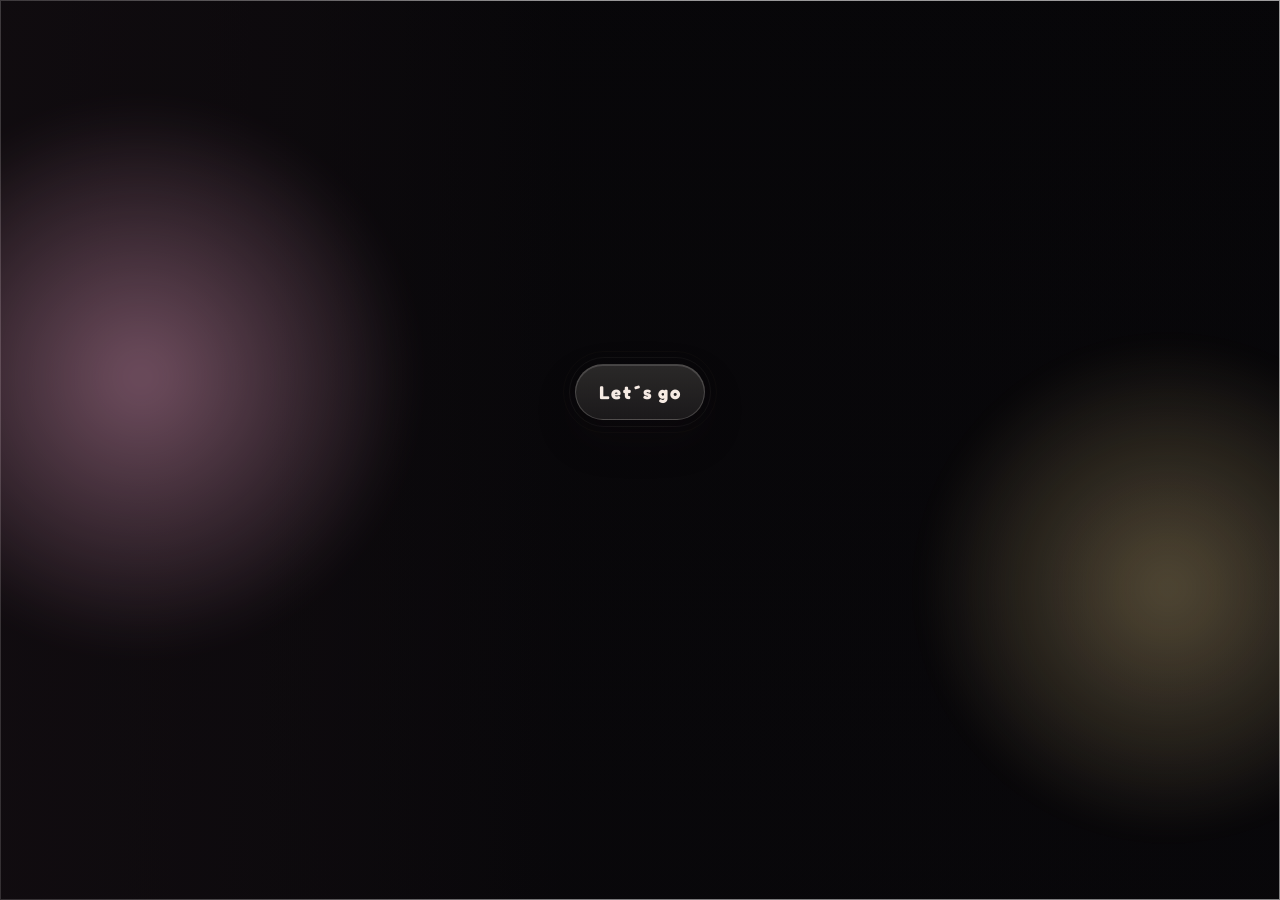
<file: Niklas/index.html>
<!DOCTYPE html>
<html lang="de">
  <head>
    <meta charset="UTF-8" />
    <meta
      name="viewport"
      content="width=device-width, initial-scale=1.0, viewport-fit=cover"
    />
    <meta http-equiv="Cache-Control" content="no-cache, no-store, must-revalidate" />
    <meta http-equiv="Pragma" content="no-cache" />
    <meta http-equiv="Expires" content="0" />
    <title>Unser kleines Abenteuer</title>
    <meta
      name="description"
      content="Ein filmischer Startscreen fuer ein romantisches Puzzle-Abenteuer."
    />
    <link rel="preconnect" href="https://fonts.googleapis.com" />
    <link rel="preconnect" href="https://fonts.gstatic.com" crossorigin />
    <link
      href="https://fonts.googleapis.com/css2?family=Fredoka:wght@400;500;600;700&family=Nunito:wght@500;700;800&display=swap"
      rel="stylesheet"
    />
    <script>
      window.__assetVersion = String(Date.now());
      document.write(
        `<link rel="stylesheet" href="styles.css?v=${window.__assetVersion}" />`,
      );
    </script>
  </head>
  <body class="page page-home page-home-video" id="top">
    <div class="intro-orb intro-orb-left" aria-hidden="true"></div>
    <div class="intro-orb intro-orb-right" aria-hidden="true"></div>

    <div class="intro-video-shell" aria-hidden="true">
      <video
        class="intro-video"
        data-intro-video
        preload="auto"
        playsinline
        webkit-playsinline="true"
        muted
        disablepictureinpicture
      >
        <source src="assets/video/fahrstuhl.mp4" type="video/mp4" />
      </video>
      <img class="intro-video-poster" data-intro-poster alt="" hidden />
      <div class="intro-video-vignette"></div>
    </div>

    <main class="intro-home-shell">
      <section class="intro-stage-shell" aria-label="Intro">
        <div class="intro-invitation-card">
          <div class="intro-action-cluster">
            <button class="intro-go-button" type="button" data-start-intro>
              <span>I am J</span>
            </button>
          </div>
      
          <section class="intro-finale-shell" data-intro-finale aria-hidden="true">
            <p class="intro-finale-eyebrow">Happy Anniversary</p>
            <a class="intro-enter-button" href="explanation.html" data-nav data-enter-game>
              Start 
            </a>
          </section>
        </div>
      </section>
    </main>

    <script>
      document.write(
        `<script src="script.js?v=${window.__assetVersion}"><\/script>`,
      );
    </script>
  </body>
</html>
</file>
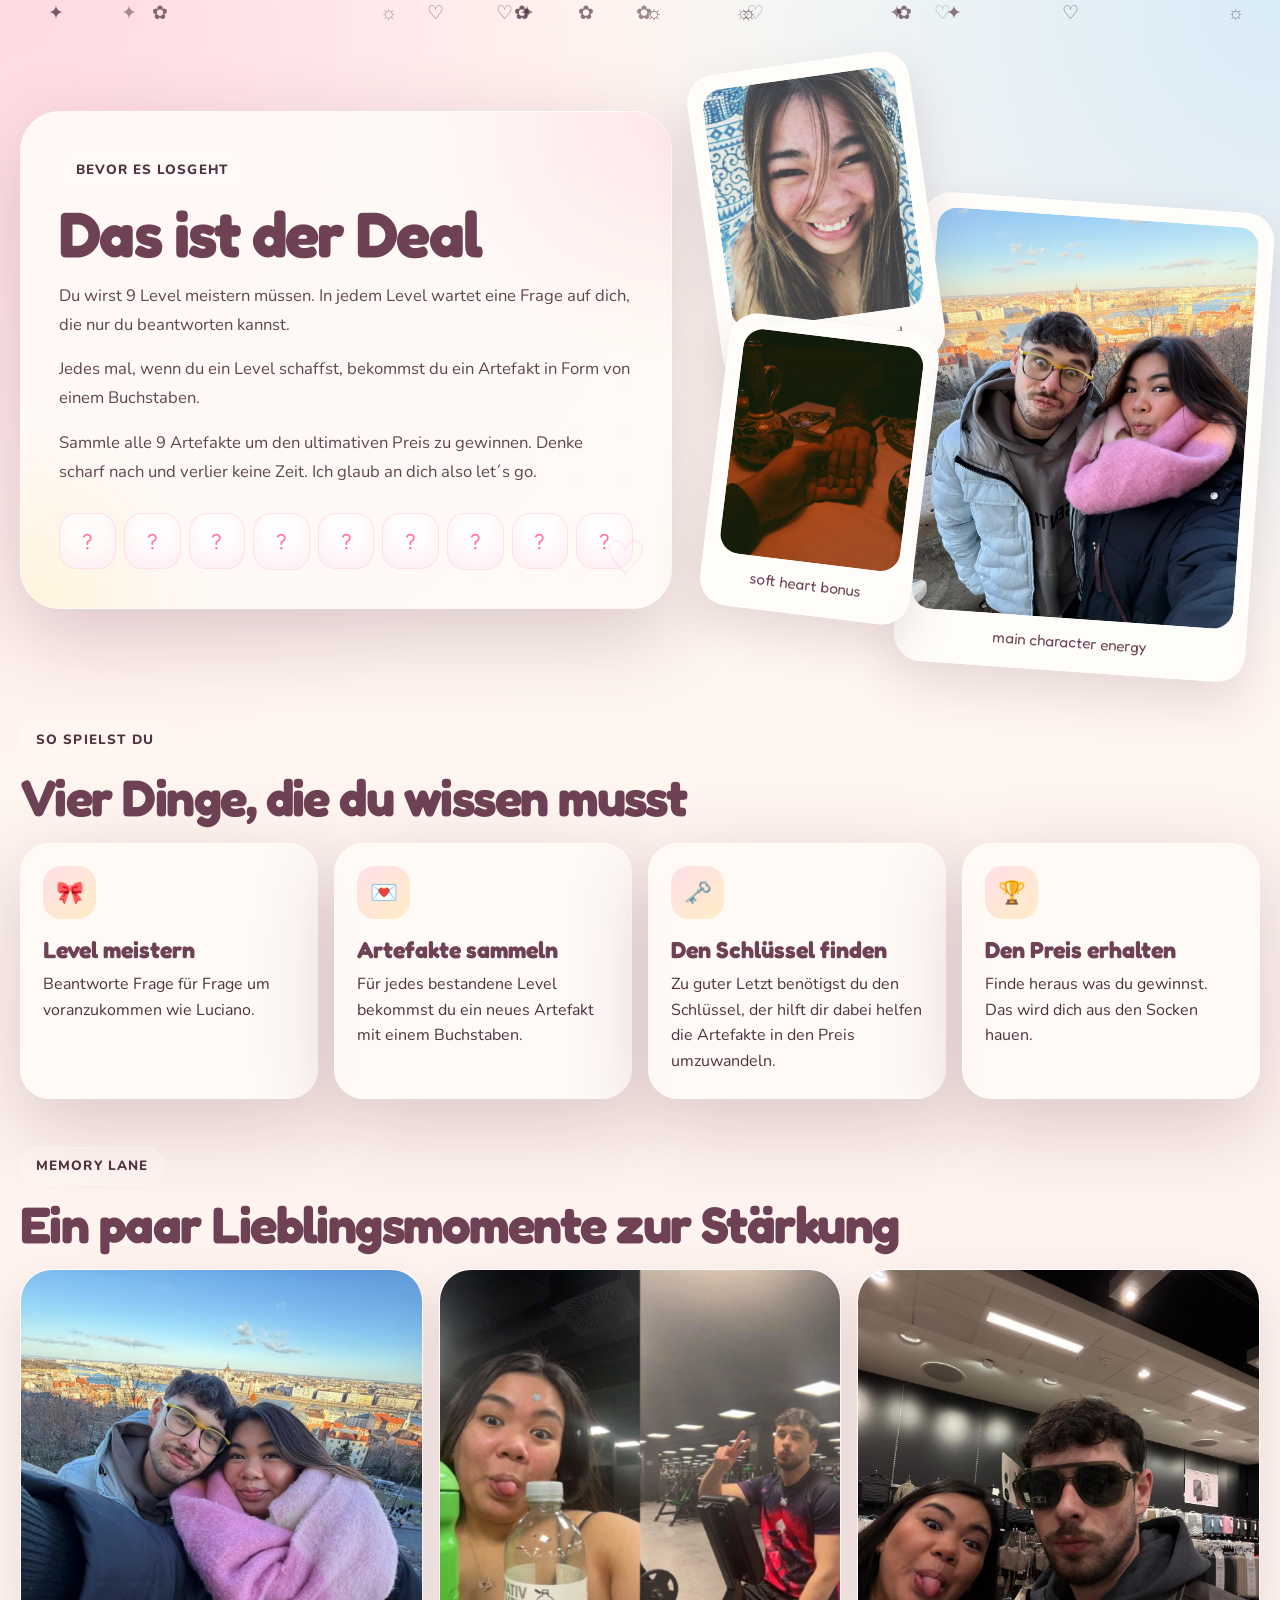
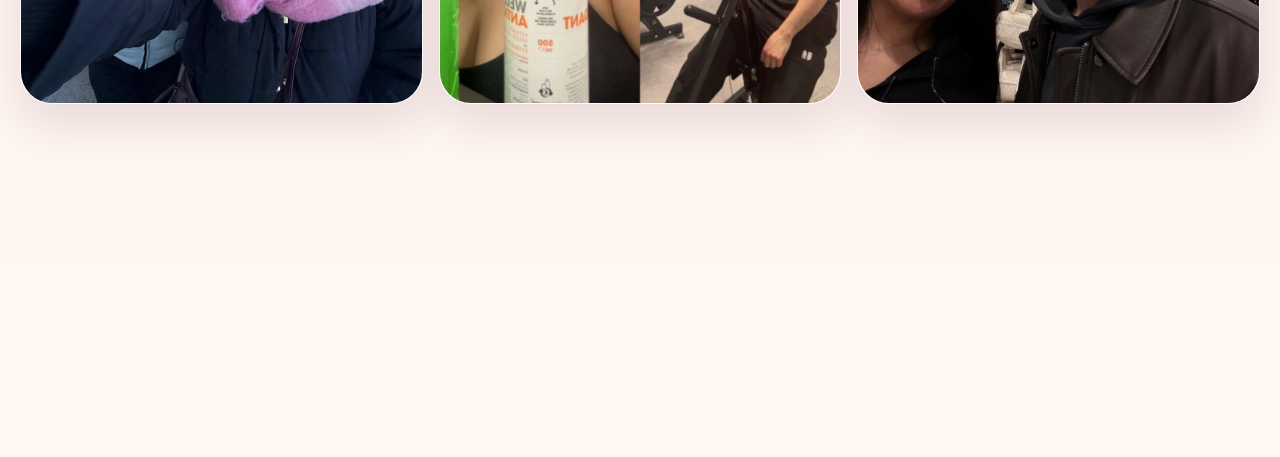
<file: Niklas/explanation.html>
<!DOCTYPE html>
<html lang="de">
  <head>
    <meta charset="UTF-8" />
    <meta
      name="viewport"
      content="width=device-width, initial-scale=1.0, viewport-fit=cover"
    />
    <meta http-equiv="Cache-Control" content="no-cache, no-store, must-revalidate" />
    <meta http-equiv="Pragma" content="no-cache" />
    <meta http-equiv="Expires" content="0" />
    <title>So funktioniert das Abenteuer</title>
    <meta
      name="description"
      content="Erklaerungsseite fuer ein suesses Jahrestags-Puzzle."
    />
    <link rel="preconnect" href="https://fonts.googleapis.com" />
    <link rel="preconnect" href="https://fonts.gstatic.com" crossorigin />
    <link
      href="https://fonts.googleapis.com/css2?family=Fredoka:wght@400;500;600;700&family=Nunito:wght@500;700;800&display=swap"
      rel="stylesheet"
    />
    <script>
      window.__assetVersion = String(Date.now());
      document.write(
        `<link rel="stylesheet" href="styles.css?v=${window.__assetVersion}" />`,
      );
    </script>
  </head>
  <body class="page page-explainer" id="top">
    <div class="page-sparkles" aria-hidden="true"></div>

    <main class="explainer-shell">
      <section class="intro-grid">
        <article class="story-card reveal">
          <p class="eyebrow">bevor es losgeht</p>
          <h1>Das ist der Deal</h1>
          <p class="story-copy">
             Du wirst 9 Level meistern müssen. In jedem Level wartet eine Frage auf dich, die nur du beantworten kannst.
          </p>
          <p class="story-copy">
            Jedes mal, wenn du ein Level schaffst, bekommst du ein Artefakt in Form von einem Buchstaben.
          </p>
          <p class="story-copy">
            Sammle alle 9 Artefakte um den ultimativen Preis zu gewinnen. Denke scharf nach und verlier keine Zeit. Ich glaub an dich also let´s go.
          </p>

          <div class="letter-preview" aria-label="Versteckte Buchstaben">
            <span>?</span>
            <span>?</span>
            <span>?</span>
            <span>?</span>
            <span>?</span>
            <span>?</span>
            <span>?</span>
            <span>?</span>
            <span>?</span>
          </div>
        </article>

        <aside class="polaroid-cluster reveal">
          <figure class="polaroid polaroid-large">
            <img
              src="assets/photos/IMG_0868.JPG"
              alt="Selfie von euch beiden mit Stadtblick"
              loading="eager"
            />
            <figcaption>main character energy</figcaption>
          </figure>
          <figure class="polaroid polaroid-small polaroid-top">
            <img
              src="assets/photos/IMG_0866.JPG"
              alt="Nahes Portrait mit einem grossen Lachen"
              loading="lazy"
            />
            <figcaption>happy clue unlocked</figcaption>
          </figure>
          <figure class="polaroid polaroid-small polaroid-bottom">
            <img
              src="assets/photos/IMG_0870.JPG"
              alt="Ein gehaltenes Haendchen beim Dinner"
              loading="lazy"
            />
            <figcaption>soft heart bonus</figcaption>
          </figure>
        </aside>
      </section>

      <section class="steps-section">
        <div class="section-heading reveal">
          <p class="eyebrow">so spielst du</p>
          <h2>Vier Dinge, die du wissen musst</h2>
        </div>

        <div class="steps-grid">
          <article class="step-card reveal">
            <span class="step-icon">🎀</span>
            <h3>Level meistern</h3>
            <p>
              Beantworte Frage für Frage um voranzukommen wie Luciano.
            </p>
          </article>

          <article class="step-card reveal">
            <span class="step-icon">💌</span>
            <h3>Artefakte sammeln</h3>
            <p>
              Für jedes bestandene Level bekommst du ein neues Artefakt mit
              einem Buchstaben.
            </p>
          </article>

          <article class="step-card reveal">
            <span class="step-icon">🗝️</span>
            <h3>Den Schlüssel finden</h3>
            <p>
              Zu guter Letzt benötigst du den Schlüssel, der hilft dir dabei helfen die Artefakte in den Preis umzuwandeln.
            </p>
          </article>

          <article class="step-card reveal">
            <span class="step-icon">🏆</span>
            <h3>Den Preis erhalten</h3>
            <p>
              Finde heraus was du gewinnst. Das wird dich aus den Socken hauen. 
            </p>
          </article>
        </div>
      </section>

      <section class="memory-strip-section reveal">
        <div class="section-heading">
          <p class="eyebrow">memory lane</p>
          <h2>Ein paar Lieblingsmomente zur Stärkung</h2>
        </div>

        <div class="memory-strip">
          <figure class="memory-card">
            <img
              src="assets/photos/IMG_0867.JPG"
              alt="Kuschel-Selfie von euch beiden mit Panorama im Hintergrund"
              loading="lazy"
            />
          </figure>
          <figure class="memory-card">
            <img
              src="assets/photos/IMG_0871.JPG"
              alt="Kussfoto im Aufzug"
              loading="lazy"
            />
          </figure>
          <figure class="memory-card">
            <img
              src="assets/photos/IMG_0876.JPG"
              alt="Portrait am Tisch in ruhiger Umgebung"
              loading="lazy"
            />
          </figure>
        </div>
      </section>

      <section class="closing-card reveal">
        <p class="eyebrow">bereit?</p>
        <h2>Dann atme kurz durch, sammle deine cute Energie und leg los.</h2>
        <p>
          Am Ende wartet kein normales Wort auf dich, sondern eine kleine
          Ueberraschung, die ihr gemeinsam erleben werdet.
        </p>

        <div class="closing-actions">
          <a class="secondary-button" href="index.html" data-nav>Zurueck</a>
          <a class="primary-button" href="game.html" data-nav>Ich bin bereit</a>
        </div>
      </section>
    </main>

    <script>
      document.write(
        `<script src="script.js?v=${window.__assetVersion}"><\/script>`,
      );
    </script>
  </body>
</html>
</file>
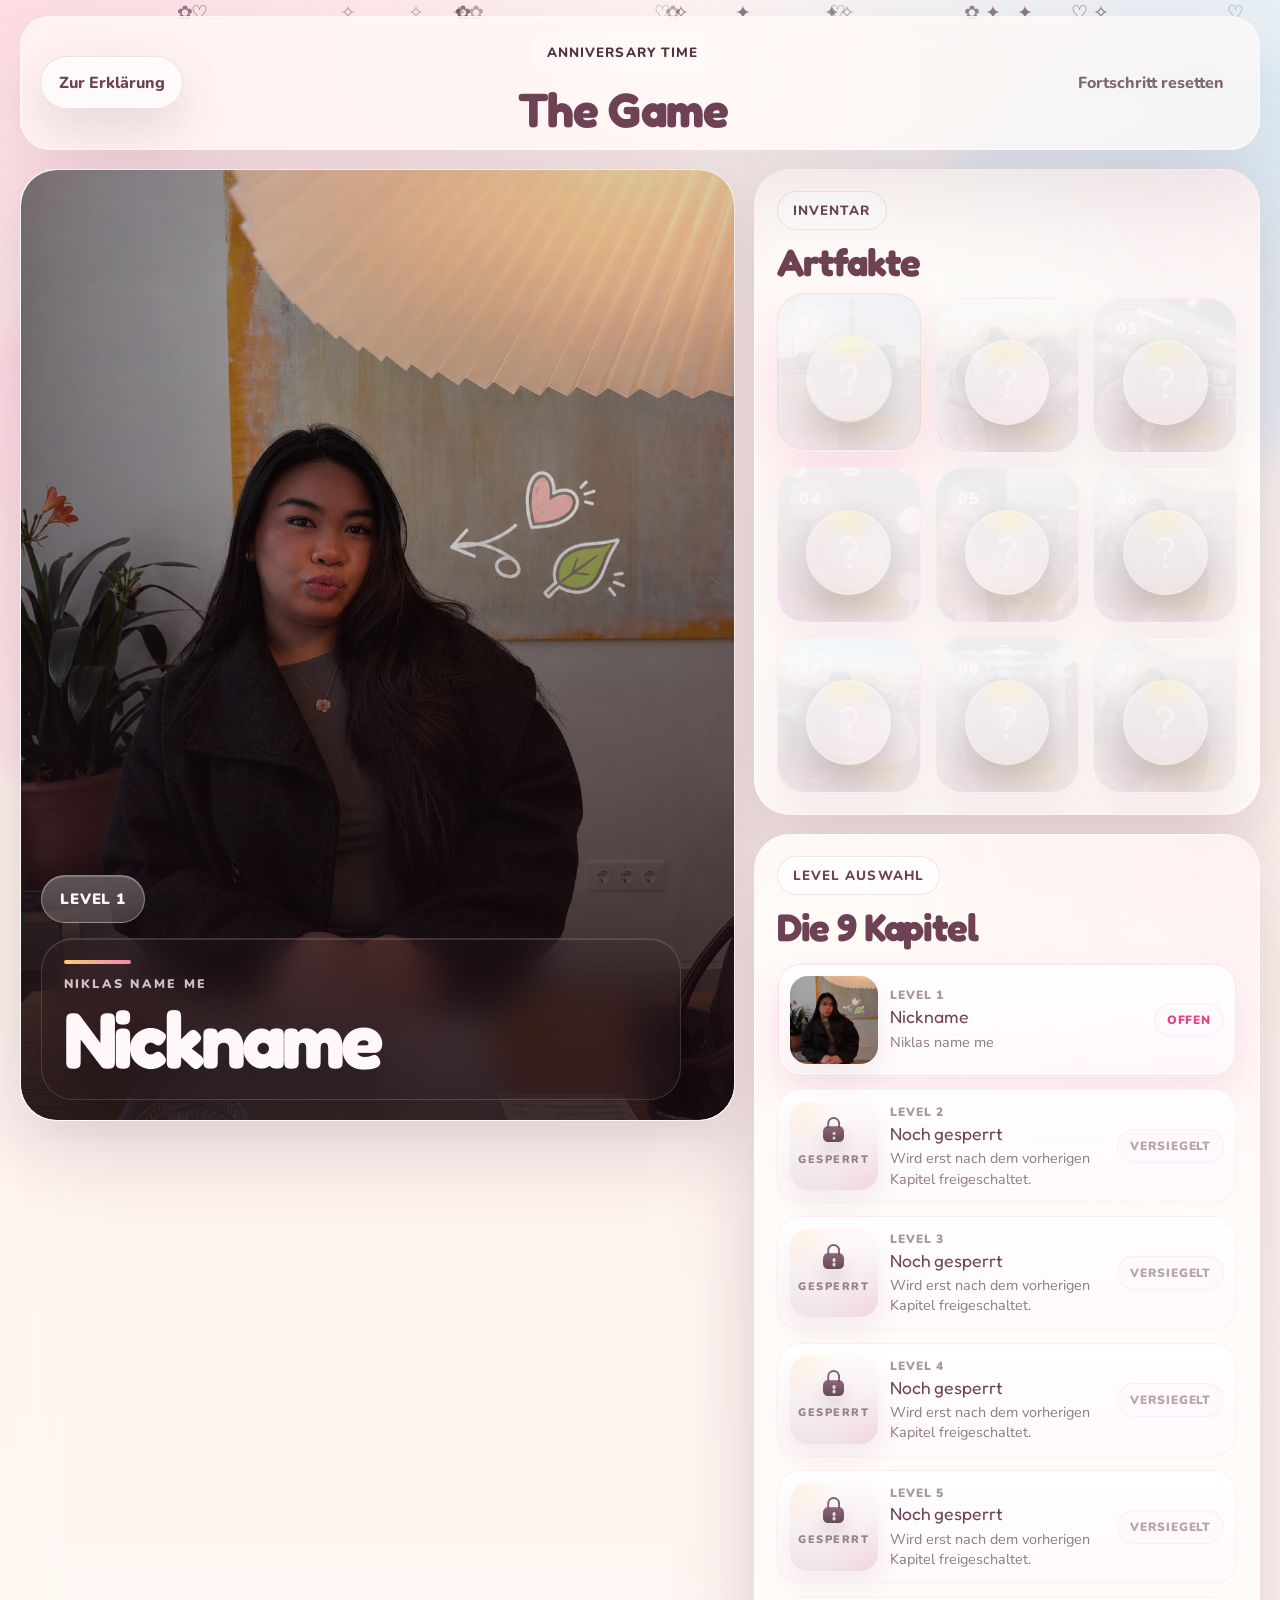
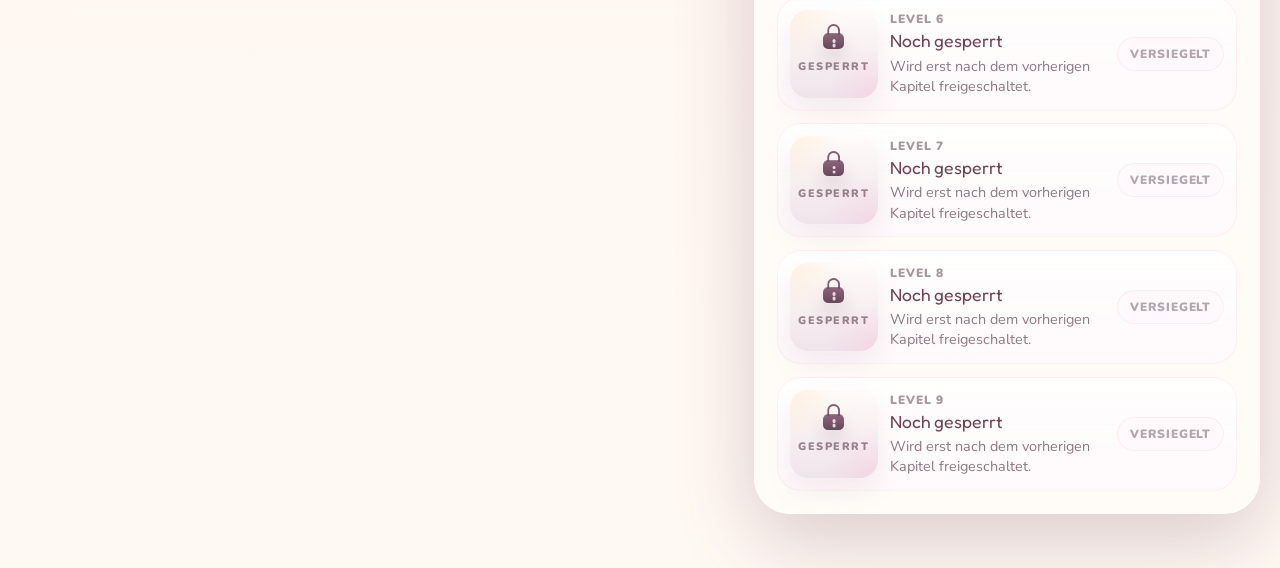
<file: Niklas/game.html>
<!DOCTYPE html>
<html lang="de">
  <head>
    <meta charset="UTF-8" />
    <meta
      name="viewport"
      content="width=device-width, initial-scale=1.0, viewport-fit=cover"
    />
    <meta http-equiv="Cache-Control" content="no-cache, no-store, must-revalidate" />
    <meta http-equiv="Pragma" content="no-cache" />
    <meta http-equiv="Expires" content="0" />
    <title>Artefaktkammer</title>
    <meta
      name="description"
      content="Das interaktive Spiel mit Levels, Artefakten und verschlüsselten Buchstaben."
    />
    <link rel="preconnect" href="https://fonts.googleapis.com" />
    <link rel="preconnect" href="https://fonts.gstatic.com" crossorigin />
    <link
      href="https://fonts.googleapis.com/css2?family=Fredoka:wght@400;500;600;700&family=Nunito:wght@500;700;800&display=swap"
      rel="stylesheet"
    />
    <script>
      window.__assetVersion = String(Date.now());
      document.write(
        `<link rel="stylesheet" href="styles.css?v=${window.__assetVersion}" />`,
      );
    </script>
  </head>
  <body class="page page-game" id="top">
    <div class="page-sparkles page-sparkles-game" aria-hidden="true"></div>
    <div class="game-aurora game-aurora-left" aria-hidden="true"></div>
    <div class="game-aurora game-aurora-right" aria-hidden="true"></div>

    <header class="game-topbar reveal">
      <a class="topbar-link" href="explanation.html" data-nav>Zur Erklärung</a>

      <div class="game-brand">
        <p class="eyebrow">anniversary time</p>
        <h1>The Game</h1>
      </div>

      <button class="text-button" type="button" data-reset-progress>
        Fortschritt resetten
      </button>
    </header>

    <main class="game-shell" data-game-root>
      <section class="game-main-column">
        <article class="game-visual-card reveal" data-stage-card>
          <div class="stage-photo-frame">
            <img
              class="stage-photo"
              data-level-image
              src="assets/photos/IMG_0873.JPG"
              alt=""
            />

            <div class="stage-photo-overlay"></div>

            <div class="stage-photo-copy">
              <div class="stage-photo-badges">
                <span class="stage-badge" data-level-chapter>Level 1</span>
              </div>

              <div class="stage-photo-text">
                <p class="stage-kicker" data-level-kicker>Sanfter Start</p>
                <h2 data-level-title>Das erste Artefakt</h2>
              </div>
            </div>
          </div>
        </article>

        <article class="quest-card reveal" data-quest-card>
          <div class="quest-header">
            <div>
              <p class="eyebrow eyebrow-soft">question time</p>
              <h2 data-quest-title>Das erste Artefakt</h2>
            </div>

            <div class="quest-progress-card">
              <span class="quest-progress-value" data-progress-count>0/9</span>
              <span class="quest-progress-label">Artefakte gesichert</span>
            </div>
          </div>

          <div class="progress-bar-shell" aria-label="Spielfortschritt">
            <div class="progress-bar-fill" data-progress-fill></div>
          </div>

          <div class="quest-copy">
            <p class="quest-prompt" data-level-prompt>
              Lade die erste Frage ...
            </p>
            <p class="quest-helper" data-level-helper>
              Ein kleiner Hinweis erscheint hier.
            </p>
          </div>

          <div class="quest-state" data-state-panel>
            <form class="answer-form" data-answer-form novalidate>
              <label class="field-label" data-answer-label for="dynamic-answer">
                Deine Antwort
              </label>

              <div class="answer-shell">
                <div class="answer-input-region" data-answer-input-region></div>
                <button
                  class="primary-button primary-button--compact"
                  type="submit"
                  data-submit-answer
                >
                  Artefakt freischalten
                </button>
              </div>
            </form>

            <div class="quest-actions">
              <button class="ghost-button" type="button" data-show-hint>
                Hinweis zeigen
              </button>
              <button class="ghost-button" type="button" data-view-artifact>
                Artefakt ansehen
              </button>
            </div>

            <div class="hint-card" data-hint-card hidden>
              <p class="hint-card-label">Hinweis</p>
              <p class="hint-card-copy" data-hint-copy></p>
            </div>

            <div class="feedback-bubble" data-feedback hidden></div>
          </div>
        </article>
      </section>

      <aside class="game-side-column">
        <section class="inventory-panel reveal">
          <div class="panel-heading">
            <p class="eyebrow eyebrow-soft">inventar</p>
            <h2>Artfakte</h2>
          </div>

          <div class="artifact-grid" data-artifact-grid></div>
        </section>

        <section class="levels-panel reveal">
          <div class="panel-heading">
            <p class="eyebrow eyebrow-soft">level auswahl</p>
            <h2>Die 9 Kapitel</h2>
          </div>

          <div class="level-list" data-level-list></div>
        </section>
      </aside>
    </main>

    <section class="finale-shell reveal" data-finale-shell hidden>
      <div class="finale-intro-card">
        <p class="eyebrow eyebrow-soft">schlüsselkammer</p>
        <h2 data-finale-heading>Du hast gewonnen</h2>
        <p class="finale-intro-copy" data-finale-copy>
          Du hast dein Geschenk freigeschaltet, aber das Reiseziel ist noch verschlüsselt.
        </p>

        <div class="finale-reveal-strip">
          <article class="finale-reveal-card">
            <span class="finale-reveal-label">Ziel</span>
            <strong class="finale-reveal-value" data-finale-prize>
              Eine gemeinsame Reise
            </strong>
          </article>
          <article class="finale-reveal-card">
            <span class="finale-reveal-label">Reiseziel</span>
            <strong class="finale-reveal-value" data-finale-destination>
              Verschlüsselt
            </strong>
          </article>
        </div>

        <div class="finale-key-pill">
          <span class="finale-key-label">Schlüssel</span>
          <span class="finale-key-value finale-key-value--empty" data-cipher-key>?</span>
          <span class="finale-key-note">Ich kann dir sagen wo er ist</span>
        </div>
      </div>

      <div class="cipher-board">
        <div class="cipher-grid" data-cipher-grid></div>

        <form class="finale-key-form" data-key-form novalidate>
          <label class="field-label" for="cipher-key-input">Schlüsselzahl eingeben</label>
          <div class="answer-shell finale-answer-shell" data-key-shell>
            <div class="answer-input-region">
              <input
                class="answer-input"
                id="cipher-key-input"
                type="number"
                inputmode="numeric"
                autocomplete="off"
                placeholder="Schlüssel"
                data-key-input
              />
            </div>
            <button
              class="secondary-button"
              type="submit"
              data-submit-key
            >
              Schlüssel pruefen
            </button>
          </div>
        </form>

        <div class="cipher-status">
          <p class="cipher-status-label">Entschlüsselung</p>
          <p class="cipher-status-copy" data-cipher-status>
            Deine 9 Buchstaben warten auf den Schlüssel.
          </p>
        </div>

        <div class="cipher-actions">
          <button
            class="primary-button primary-button--compact"
            type="button"
            data-run-decrypt
          >
            Schlüssel einsetzen
          </button>
          <button
            class="secondary-button"
            type="button"
            data-open-gift
            hidden
          >
            Geschenk abholen
          </button>
        </div>
      </div>
    </section>

    <div class="artifact-modal" data-artifact-modal hidden>
      <div class="artifact-modal-backdrop" data-close-modal></div>

      <div
        class="artifact-modal-panel"
        data-artifact-modal-panel
        role="dialog"
        aria-modal="true"
        aria-labelledby="artifact-modal-title"
      >
        <button
          class="artifact-modal-close"
          type="button"
          aria-label="Fenster schliessen"
          data-close-modal
        >
          ×
        </button>
        <div class="artifact-modal-layout">
          <div class="reward-showcase">
            <div class="reward-photo-stage">
              <img
                class="reward-photo"
                data-modal-image
                src="assets/photos/IMG_0873.JPG"
                alt=""
              />
              <div class="reward-photo-overlay"></div>
              <span class="reward-chapter-pill" data-modal-chapter>Level 1</span>

              <div class="reward-letter-medallion">
                <span class="reward-letter-label">Buchstabe</span>
                <span class="reward-artifact-letter" data-modal-letter>M</span>
              </div>
            </div>
          </div>

          <div class="artifact-modal-content">
            <p class="eyebrow eyebrow-soft">artefakt gesichert</p>
            <h2 id="artifact-modal-title" data-modal-title>Artefakt geborgen</h2>
            <p class="artifact-modal-copy" data-modal-copy>
              Ein neuer verschlüsselter Buchstabe wartet auf dich.
            </p>
            <p class="reward-artifact-note" data-modal-artifact-note>
              Der erste verschlüsselte Buchstabe ist jetzt in deinem Inventar.
            </p>

            <div class="artifact-modal-actions">
              <button class="secondary-button" type="button" data-close-modal>
                Weiter ansehen
              </button>
              <button
                class="primary-button primary-button--compact"
                type="button"
                data-advance-level
              >
                Naechstes Kapitel
              </button>
            </div>
          </div>
        </div>
      </div>
    </div>

    <div class="gift-reveal-modal" data-gift-modal hidden>
      <div class="gift-reveal-backdrop" data-close-gift></div>

      <div class="gift-reveal-panel" role="dialog" aria-modal="true" aria-labelledby="gift-title">
        <button
          class="gift-reveal-close"
          type="button"
          aria-label="Geschenkfenster schliessen"
          data-close-gift
        >
          ×
        </button>

        <div class="gift-reveal-visual">
          <img
            class="gift-reveal-image"
            src="assets/ui/barcelona-reveal.png"
            alt="Traumhafte Barcelona-Szene bei Sonnenuntergang"
          />
          <div class="gift-reveal-overlay"></div>
          <div class="gift-celebration" aria-hidden="true"></div>
        </div>

        <div class="gift-reveal-content">
          <p class="eyebrow">super win unlocked</p>
          <p class="gift-reveal-kicker">Geschenk freigeschaltet</p>
          <h2 id="gift-title" data-gift-heading>Barcelona</h2>
          <p class="gift-reveal-subheading" data-gift-subheading>
            Euer Jahrestagsgeschenk ist eine gemeinsame Reise.
          </p>
          <p class="gift-reveal-copy" data-gift-copy>
            Du hast alle 9 Buchstaben gefunden, den Schlüssel eingesetzt und das
            Ziel geknackt. Das Geschenk ist eine Reise fuer euch beide nach
            Barcelona.
          </p>

          <div class="gift-reveal-ticket">
            <span class="ticket-label">destination</span>
            <span class="ticket-destination">BARCELONA</span>
            <span class="ticket-note">Pack die Koffer. Das Abenteuer wartet.</span>
          </div>
        </div>
      </div>
    </div>

    <script>
      document.write(
        `<script src="game-data.js?v=${window.__assetVersion}"><\/script>`,
      );
      document.write(
        `<script src="script.js?v=${window.__assetVersion}"><\/script>`,
      );
    </script>
  </body>
</html>
</file>
<file: Niklas/styles.css>
:root {
  --cream: #fff8f1;
  --paper: rgba(255, 250, 246, 0.92);
  --paper-strong: rgba(255, 253, 250, 0.98);
  --panel-glass: rgba(255, 247, 251, 0.2);
  --pink: #ff9abc;
  --pink-strong: #ff5f98;
  --pink-deep: #e14688;
  --peach: #ffc7aa;
  --butter: #ffe08b;
  --sky: #9ed5ff;
  --mint: #c9f3dc;
  --plum: #6e4254;
  --plum-deep: #4d2b3e;
  --cocoa: #4f3140;
  --ink-soft: rgba(79, 49, 64, 0.9);
  --line: rgba(133, 89, 109, 0.14);
  --line-strong: rgba(133, 89, 109, 0.22);
  --shadow: 0 26px 80px rgba(103, 58, 79, 0.24);
  --shadow-soft: 0 20px 48px rgba(103, 58, 79, 0.16);
  --shadow-ambient: 0 34px 110px rgba(110, 66, 84, 0.15);
  --radius-xl: 40px;
  --radius-lg: 30px;
  --radius-md: 24px;
  --radius-sm: 18px;
  --content-width: min(1240px, calc(100vw - 2.4rem));
  --safe-top: env(safe-area-inset-top, 0px);
  --safe-right: env(safe-area-inset-right, 0px);
  --safe-bottom: env(safe-area-inset-bottom, 0px);
  --safe-left: env(safe-area-inset-left, 0px);
  --ease-smooth: cubic-bezier(0.22, 1, 0.36, 1);
}

*,
*::before,
*::after {
  box-sizing: border-box;
}

html {
  scroll-behavior: smooth;
}

body {
  margin: 0;
  min-height: 100dvh;
  min-height: 100svh;
  font-family: "Nunito", sans-serif;
  -webkit-text-size-adjust: 100%;
  text-size-adjust: 100%;
  color: var(--cocoa);
  background:
    radial-gradient(circle at top left, rgba(255, 190, 212, 0.55), transparent 32%),
    radial-gradient(circle at top right, rgba(158, 213, 255, 0.4), transparent 28%),
    linear-gradient(180deg, #fffaf3 0%, #fff3ee 54%, #fff8f3 100%);
  overflow-x: hidden;
}

body::before {
  content: "";
  position: fixed;
  inset: 0;
  background-image:
    radial-gradient(rgba(255, 255, 255, 0.34) 0.8px, transparent 0.8px),
    radial-gradient(rgba(255, 197, 220, 0.16) 1px, transparent 1px);
  background-position: 0 0, 24px 24px;
  background-size: 48px 48px;
  pointer-events: none;
  opacity: 0.7;
  z-index: -2;
}

body.is-modal-open {
  overflow: hidden;
}

body.is-gift-open {
  overflow: hidden;
}

img {
  display: block;
  max-width: 100%;
}

a {
  color: inherit;
  text-decoration: none;
}

button,
a,
input,
textarea {
  -webkit-tap-highlight-color: transparent;
}

button,
a {
  touch-action: manipulation;
}

button,
input,
textarea {
  font: inherit;
}

button {
  border: 0;
  background: none;
  cursor: pointer;
  padding: 0;
}

input,
textarea {
  width: 100%;
  border: 0;
  background: transparent;
  color: var(--plum-deep);
  outline: none;
}

input::placeholder,
textarea::placeholder {
  color: rgba(110, 66, 84, 0.42);
}

.page {
  opacity: 0;
  transform: translateY(18px) scale(0.99);
  transition:
    opacity 0.65s var(--ease-smooth),
    transform 0.65s var(--ease-smooth);
}

.page.is-ready {
  opacity: 1;
  transform: none;
}

.page.is-leaving {
  opacity: 0;
  transform: translateY(-8px) scale(1.01);
}

.page-home,
.page-explainer,
.page-game {
  position: relative;
  isolation: isolate;
}

.page-home-video {
  background: #050507;
}

.page-home-video::before {
  display: none;
}

.intro-orb {
  position: fixed;
  z-index: -1;
  border-radius: 999px;
  filter: blur(20px);
  pointer-events: none;
  opacity: 0.9;
}

.intro-orb-left {
  inset: 12% auto auto -10%;
  width: min(34rem, 42vw);
  height: min(34rem, 42vw);
  background:
    radial-gradient(circle, rgba(255, 177, 214, 0.46) 0%, rgba(255, 177, 214, 0) 72%);
}

.intro-orb-right {
  inset: auto -10% 8% auto;
  width: min(30rem, 38vw);
  height: min(30rem, 38vw);
  background:
    radial-gradient(circle, rgba(255, 224, 155, 0.34) 0%, rgba(255, 224, 155, 0) 74%);
}

.floating-charms,
.page-sparkles {
  position: fixed;
  inset: 0;
  pointer-events: none;
  overflow: hidden;
  z-index: 1;
}

.sparkle {
  position: absolute;
  font-size: clamp(0.85rem, 2vw, 1.2rem);
  animation: floaty var(--duration, 12s) linear infinite;
  opacity: 0.8;
  filter: drop-shadow(0 6px 12px rgba(255, 255, 255, 0.3));
}

.hero-photo {
  position: fixed;
  inset: 0;
  z-index: -3;
  background-image:
    linear-gradient(180deg, rgba(49, 25, 38, 0.05), rgba(49, 25, 38, 0.5)),
    linear-gradient(115deg, rgba(255, 163, 194, 0.28), rgba(255, 210, 136, 0.18)),
    url("assets/photos/IMG_0867.JPG");
  background-size: cover;
  background-position: center;
  transform: scale(1.05);
  animation: slow-pan 18s ease-in-out infinite alternate;
}

.intro-video-shell {
  position: fixed;
  inset: 0;
  z-index: -3;
  overflow: hidden;
  background: #050507;
}

.intro-video {
  position: relative;
  z-index: 1;
  width: 100%;
  height: 100%;
  object-fit: cover;
  object-position: center center;
  transform: scale(1.02);
  opacity: 0;
  transition:
    transform 0.8s var(--ease-smooth),
    filter 0.8s var(--ease-smooth),
    opacity 0.8s var(--ease-smooth);
}

.page-home-video.is-intro-primed .intro-video,
.page-home-video.is-intro-loading .intro-video,
.page-home-video.is-intro-playing .intro-video,
.page-home-video.is-intro-complete .intro-video {
  opacity: 1;
}

.intro-video-poster {
  position: absolute;
  inset: 0;
  z-index: 2;
  width: 100%;
  height: 100%;
  object-fit: cover;
  object-position: center center;
  opacity: 1;
  transition: opacity 0.55s var(--ease-smooth);
  pointer-events: none;
}

.intro-video-vignette {
  position: absolute;
  inset: 0;
  z-index: 3;
  background:
    linear-gradient(90deg, rgba(20, 14, 18, 0.72) 0%, rgba(20, 14, 18, 0.46) 24%, rgba(20, 14, 18, 0.12) 44%, rgba(20, 14, 18, 0.08) 100%),
    linear-gradient(180deg, rgba(12, 10, 14, 0.12), rgba(12, 10, 14, 0.3));
  pointer-events: none;
  transition: opacity 0.5s var(--ease-smooth);
}

.page-home-video.is-intro-playing .intro-video-poster,
.page-home-video.is-intro-complete .intro-video-poster {
  opacity: 0;
}

.intro-home-shell {
  position: relative;
  min-height: 100dvh;
  min-height: 100svh;
  display: flex;
  align-items: center;
  justify-content: center;
  padding: clamp(1.4rem, 3vw, 3rem);
}

.intro-stage-shell {
  width: auto;
  color: rgba(255, 248, 244, 0.98);
}

.intro-invitation-card {
  position: relative;
  z-index: 2;
  display: grid;
  justify-items: center;
  gap: 1rem;
  width: auto;
  padding: 0;
  text-align: center;
  transition:
    opacity 0.7s var(--ease-smooth),
    transform 0.65s var(--ease-smooth),
    filter 0.7s var(--ease-smooth);
}

.intro-action-cluster {
  display: grid;
  justify-items: center;
}

.intro-go-button {
  display: inline-grid;
  place-items: center;
  min-width: clamp(7rem, 12vw, 8rem);
  min-height: 3.55rem;
  padding: 0.9rem 1.4rem;
  border-radius: 999px;
  background:
    linear-gradient(180deg, rgba(255, 246, 233, 0.14), rgba(255, 246, 233, 0.08));
  color: rgba(255, 244, 236, 0.96);
  font-family: "Fredoka", sans-serif;
  font-size: clamp(1rem, 1.8vw, 1.16rem);
  font-weight: 700;
  letter-spacing: 0.08em;
  box-shadow:
    0 18px 40px rgba(19, 11, 18, 0.24),
    inset 0 1px 0 rgba(255, 255, 255, 0.14);
  border: 1px solid rgba(255, 248, 240, 0.18);
  position: relative;
  isolation: isolate;
  transition:
    transform 0.28s var(--ease-smooth),
    box-shadow 0.28s var(--ease-smooth),
    opacity 0.45s var(--ease-smooth);
}

.intro-go-button::before,
.intro-go-button::after {
  content: "";
  position: absolute;
  inset: -0.45rem;
  z-index: -1;
  border-radius: inherit;
  border: 1px solid rgba(255, 240, 214, 0.1);
  opacity: 0.42;
  transition:
    transform 0.28s var(--ease-smooth),
    opacity 0.28s var(--ease-smooth);
}

.intro-go-button::after {
  inset: -0.85rem;
  opacity: 0.18;
  border-color: rgba(255, 205, 123, 0.14);
}

.intro-go-button span {
  position: relative;
  z-index: 1;
}

.intro-go-button:hover,
.intro-go-button:focus-visible {
  transform: translateY(-2px) scale(1.015);
  box-shadow:
    0 22px 46px rgba(19, 11, 18, 0.28),
    inset 0 1px 0 rgba(255, 255, 255, 0.18);
}

.intro-go-button:hover::before,
.intro-go-button:focus-visible::before {
  transform: scale(1.02);
}

.intro-go-button:hover::after,
.intro-go-button:focus-visible::after {
  transform: scale(1.04);
  opacity: 0.24;
}

.page-home-video.is-intro-playing .intro-invitation-card {
  opacity: 0;
  filter: blur(14px);
  transform: translateX(-18px) scale(0.97);
  pointer-events: none;
}

.page-home-video.is-intro-complete .intro-go-button {
  opacity: 0;
  transform: scale(0.9);
  pointer-events: none;
}

.page-home-video.is-intro-loading .intro-go-button {
  transform: scale(1.02);
  box-shadow:
    0 22px 48px rgba(19, 11, 18, 0.3),
    inset 0 1px 0 rgba(255, 255, 255, 0.16);
}

.page-home-video.is-intro-loading .intro-video,
.page-home-video.is-intro-playing .intro-video {
  transform: scale(1);
  filter: saturate(1.03) contrast(1.02);
}

.page-home-video.is-intro-playing .intro-video-vignette {
  opacity: 0.18;
}

.page-home-video.is-intro-complete .intro-video {
  transform: scale(1.035);
  filter: saturate(1.04) contrast(1.03) brightness(0.9);
}

.page-home-video.is-intro-complete .intro-video-vignette {
  opacity: 0.34;
}

.intro-finale-shell {
  display: grid;
  justify-items: center;
  gap: 0.9rem;
  margin-top: 0.1rem;
  opacity: 0;
  visibility: hidden;
  pointer-events: none;
  filter: blur(10px);
  transform: translateY(24px) scale(0.94);
  transition:
    opacity 0.95s var(--ease-smooth),
    transform 0.95s var(--ease-smooth),
    filter 0.95s var(--ease-smooth),
    visibility 0s linear 0.95s;
}

.intro-finale-eyebrow {
  margin: 0;
  font-size: 0.76rem;
  font-weight: 900;
  letter-spacing: 0.18em;
  text-transform: uppercase;
  color: rgba(255, 229, 206, 0.82);
  text-shadow: 0 10px 28px rgba(0, 0, 0, 0.26);
}

.intro-enter-button {
  display: inline-flex;
  align-items: center;
  justify-content: center;
  min-width: clamp(12rem, 26vw, 15rem);
  min-height: 4.25rem;
  padding: 1rem 1.8rem;
  border-radius: 999px;
  background: rgba(255, 251, 247, 0.1);
  color: rgba(255, 248, 242, 0.96);
  font-family: "Fredoka", sans-serif;
  font-size: clamp(1.1rem, 2vw, 1.32rem);
  font-weight: 700;
  letter-spacing: 0.03em;
  box-shadow:
    0 24px 64px rgba(7, 4, 8, 0.28),
    inset 0 1px 0 rgba(255, 255, 255, 0.42);
  border: 1px solid rgba(255, 255, 255, 0.34);
  backdrop-filter: blur(18px) saturate(1.08);
  -webkit-backdrop-filter: blur(18px) saturate(1.08);
  text-shadow: 0 10px 30px rgba(0, 0, 0, 0.24);
  transition:
    transform 0.28s var(--ease-smooth),
    box-shadow 0.28s var(--ease-smooth),
    filter 0.28s var(--ease-smooth),
    background 0.28s var(--ease-smooth),
    border-color 0.28s var(--ease-smooth);
}

.intro-enter-button:hover,
.intro-enter-button:focus-visible {
  transform: translateY(-3px) scale(1.018);
  box-shadow:
    0 30px 72px rgba(7, 4, 8, 0.34),
    inset 0 1px 0 rgba(255, 255, 255, 0.56);
  filter: saturate(1.06);
  background: rgba(255, 251, 247, 0.14);
  border-color: rgba(255, 255, 255, 0.5);
}

.page-home-video.is-intro-complete .intro-finale-shell {
  opacity: 1;
  visibility: visible;
  pointer-events: auto;
  filter: blur(0);
  transform: translateY(0) scale(1);
  transition-delay: 0.08s;
}

@media (max-aspect-ratio: 4 / 5) {
  .intro-video {
    object-fit: cover;
    object-position: 72% center;
  }

  .intro-video-poster {
    object-position: 72% center;
  }

  .intro-stage-shell {
    width: auto;
  }

  .intro-go-button {
    min-width: 6.65rem;
    min-height: 3.35rem;
    font-size: 0.98rem;
  }

  .intro-enter-button {
    min-width: clamp(11.5rem, 56vw, 14rem);
    min-height: 4rem;
  }
}

.hero-glow,
.game-aurora {
  position: fixed;
  border-radius: 999px;
  filter: blur(14px);
  pointer-events: none;
}

.hero-glow {
  z-index: -1;
}

.hero-glow-left {
  inset: auto auto 10% -8%;
  width: 34vw;
  height: 34vw;
  background: rgba(255, 178, 205, 0.32);
}

.hero-glow-right {
  inset: 10% -8% auto auto;
  width: 30vw;
  height: 30vw;
  background: rgba(255, 229, 154, 0.26);
}

.game-aurora {
  z-index: -1;
  opacity: 0.7;
}

.game-aurora-left {
  inset: auto auto 12% -10%;
  width: 30rem;
  height: 30rem;
  background: rgba(255, 174, 204, 0.28);
}

.game-aurora-right {
  inset: 4% -8% auto auto;
  width: 28rem;
  height: 28rem;
  background: rgba(157, 217, 255, 0.22);
}

.hero-shell,
.explainer-shell,
.game-topbar,
.game-shell {
  width: var(--content-width);
  margin: 0 auto;
}

.hero-shell {
  min-height: 100svh;
  display: grid;
  place-items: center;
  padding: 2rem 0;
}

.hero-card,
.story-card,
.step-card,
.closing-card,
.game-visual-card,
.quest-card,
.inventory-panel,
.levels-panel {
  border: 1px solid rgba(255, 255, 255, 0.46);
  box-shadow: var(--shadow);
}

.hero-card {
  width: min(42rem, 100%);
  background: rgba(255, 247, 251, 0.18);
  backdrop-filter: blur(22px);
  -webkit-backdrop-filter: blur(22px);
  border-radius: 42px;
  padding: clamp(2rem, 4vw, 3rem);
  text-align: center;
  color: #fffafc;
}

.eyebrow {
  display: inline-flex;
  align-items: center;
  gap: 0.45rem;
  margin: 0 0 0.9rem;
  padding: 0.55rem 0.95rem;
  border-radius: 999px;
  font-size: 0.84rem;
  font-weight: 800;
  letter-spacing: 0.08em;
  text-transform: uppercase;
  background: rgba(255, 255, 255, 0.18);
  border: 1px solid rgba(255, 255, 255, 0.34);
}

.eyebrow-soft {
  background: rgba(255, 255, 255, 0.72);
  border-color: rgba(141, 93, 113, 0.14);
  color: var(--plum);
}

.hero-card h1,
.story-card h1,
.section-heading h2,
.closing-card h2,
.game-brand h1,
.stage-photo-text h2,
.quest-header h2,
.panel-heading h2,
.artifact-modal-panel h2 {
  margin: 0;
  font-family: "Fredoka", sans-serif;
  font-weight: 700;
  line-height: 0.97;
  letter-spacing: -0.03em;
}

.hero-card h1 {
  font-size: clamp(3.1rem, 8vw, 5.8rem);
  text-wrap: balance;
}

.hero-copy {
  width: min(28rem, 100%);
  margin: 1.25rem auto 0;
  font-size: clamp(1rem, 2.6vw, 1.16rem);
  line-height: 1.65;
  color: rgba(255, 248, 252, 0.94);
}

.hero-pills {
  display: flex;
  flex-wrap: wrap;
  justify-content: center;
  gap: 0.8rem;
  margin-top: 1.7rem;
}

.hero-pills span {
  padding: 0.7rem 1rem;
  border-radius: 999px;
  background: rgba(255, 255, 255, 0.16);
  border: 1px solid rgba(255, 255, 255, 0.28);
  font-weight: 800;
  color: #fff7fb;
}

.primary-button,
.secondary-button,
.ghost-button,
.text-button,
.topbar-link {
  transition:
    transform 0.24s var(--ease-smooth),
    box-shadow 0.24s var(--ease-smooth),
    background-color 0.24s var(--ease-smooth),
    color 0.24s var(--ease-smooth),
    border-color 0.24s var(--ease-smooth),
    opacity 0.24s var(--ease-smooth);
}

.primary-button,
.secondary-button,
.ghost-button {
  display: inline-flex;
  justify-content: center;
  align-items: center;
  min-width: 10rem;
  padding: 1rem 1.6rem;
  border-radius: 999px;
  font-weight: 900;
  font-size: 1rem;
}

.primary-button {
  position: relative;
  isolation: isolate;
  overflow: hidden;
  background: linear-gradient(135deg, #fff2a8 0%, #ffbed7 44%, #ff77a6 100%);
  color: #5d3446;
  box-shadow: 0 18px 32px rgba(140, 66, 101, 0.26);
}

.primary-button::before {
  content: "";
  position: absolute;
  inset: 0;
  z-index: -1;
  background: linear-gradient(
    110deg,
    transparent 16%,
    rgba(255, 255, 255, 0.38) 48%,
    transparent 82%
  );
  transform: translateX(-125%);
}

.primary-button:hover::before,
.primary-button:focus-visible::before {
  animation: button-shine 1s var(--ease-smooth);
}

.secondary-button,
.ghost-button,
.topbar-link {
  background: rgba(255, 255, 255, 0.62);
  color: var(--plum);
  border: 1px solid rgba(141, 93, 113, 0.16);
  box-shadow: var(--shadow-soft);
}

.ghost-button {
  min-width: 0;
  padding: 0.9rem 1.2rem;
  background: rgba(255, 255, 255, 0.46);
  box-shadow: none;
}

.primary-button:hover,
.primary-button:focus-visible,
.secondary-button:hover,
.secondary-button:focus-visible,
.ghost-button:hover,
.ghost-button:focus-visible,
.topbar-link:hover,
.topbar-link:focus-visible,
.text-button:hover,
.text-button:focus-visible {
  transform: translateY(-3px) scale(1.02);
}

.primary-button--compact {
  min-width: 13rem;
  padding-inline: 1.5rem;
}

.hero-card .primary-button {
  margin-top: 1.95rem;
}

.page-explainer {
  position: relative;
}

.explainer-shell {
  padding: clamp(1.4rem, 3vw, 2rem) 0 clamp(3rem, 5vw, 4.5rem);
}

.intro-grid {
  display: grid;
  grid-template-columns: 1.08fr 0.92fr;
  gap: clamp(1.3rem, 3vw, 2rem);
  align-items: center;
  margin-top: 1rem;
}

.story-card {
  position: relative;
  overflow: hidden;
  padding: clamp(1.6rem, 3vw, 2.4rem);
  border-radius: var(--radius-xl);
  background:
    radial-gradient(circle at top right, rgba(255, 184, 205, 0.28), transparent 30%),
    radial-gradient(circle at bottom left, rgba(255, 233, 162, 0.3), transparent 22%),
    var(--paper);
}

.story-card::after {
  content: "♡";
  position: absolute;
  right: 1.5rem;
  bottom: 1rem;
  font-size: 3rem;
  color: rgba(255, 149, 188, 0.22);
}

.story-card h1 {
  font-size: clamp(2.6rem, 5vw, 4.4rem);
  color: var(--plum);
  text-wrap: balance;
}

.story-copy {
  margin: 1rem 0 0;
  font-size: 1.04rem;
  line-height: 1.74;
  color: var(--ink-soft);
}

.letter-preview {
  display: grid;
  grid-template-columns: repeat(9, minmax(0, 1fr));
  gap: 0.5rem;
  margin-top: 1.6rem;
}

.letter-preview span {
  display: grid;
  place-items: center;
  aspect-ratio: 1;
  border-radius: 18px;
  font-family: "Fredoka", sans-serif;
  font-size: 1.35rem;
  color: #ff77a6;
  background: rgba(255, 255, 255, 0.8);
  border: 1px solid rgba(255, 166, 195, 0.34);
  box-shadow: inset 0 -10px 20px rgba(255, 220, 232, 0.45);
}

.polaroid-cluster {
  position: relative;
  min-height: 39rem;
}

.polaroid {
  position: absolute;
  margin: 0;
  padding: 0.9rem 0.9rem 1.2rem;
  border-radius: 28px;
  background: var(--paper-strong);
  box-shadow: var(--shadow-soft);
  border: 1px solid rgba(255, 255, 255, 0.75);
}

.polaroid img {
  width: 100%;
  aspect-ratio: 4 / 5;
  object-fit: cover;
  border-radius: 20px;
}

.polaroid figcaption {
  padding-top: 0.85rem;
  text-align: center;
  font-family: "Fredoka", sans-serif;
  font-size: 0.95rem;
  color: var(--plum);
}

.polaroid-large {
  right: 0;
  bottom: 0;
  width: min(22rem, 82%);
  transform: rotate(4deg);
}

.polaroid-top {
  left: 0;
  top: 0.9rem;
  width: min(14rem, 52%);
  transform: rotate(-8deg);
}

.polaroid-bottom {
  left: 0.6rem;
  bottom: 3.5rem;
  width: min(13.2rem, 48%);
  transform: rotate(7deg);
}

.steps-section,
.memory-strip-section,
.closing-card {
  margin-top: clamp(2rem, 4vw, 3rem);
}

.section-heading h2 {
  font-size: clamp(2.2rem, 4vw, 3.3rem);
  color: var(--plum);
}

.steps-grid {
  display: grid;
  grid-template-columns: repeat(4, minmax(0, 1fr));
  gap: 1rem;
  margin-top: 1.25rem;
}

.step-card {
  padding: 1.4rem;
  border-radius: 30px;
  background: rgba(255, 251, 247, 0.9);
}

.step-icon {
  display: inline-grid;
  place-items: center;
  width: 3.3rem;
  height: 3.3rem;
  border-radius: 18px;
  background: linear-gradient(135deg, rgba(255, 196, 219, 0.5), rgba(255, 231, 177, 0.72));
  font-size: 1.4rem;
}

.step-card h3 {
  margin: 1rem 0 0.55rem;
  font-family: "Fredoka", sans-serif;
  font-size: 1.45rem;
  color: var(--plum);
}

.step-card p,
.closing-card p {
  margin: 0;
  line-height: 1.62;
}

.memory-strip {
  display: grid;
  grid-template-columns: repeat(3, minmax(0, 1fr));
  gap: 1rem;
  margin-top: 1.25rem;
}

.memory-card {
  margin: 0;
  border-radius: 32px;
  overflow: hidden;
  background: rgba(255, 255, 255, 0.72);
  box-shadow: var(--shadow-soft);
  border: 1px solid rgba(255, 255, 255, 0.65);
  aspect-ratio: 1 / 1.08;
}

.memory-card img {
  width: 100%;
  height: 100%;
  object-fit: cover;
}

.closing-card {
  padding: clamp(1.5rem, 3vw, 2.2rem);
  border-radius: 36px;
  background:
    radial-gradient(circle at top left, rgba(255, 217, 228, 0.7), transparent 34%),
    radial-gradient(circle at bottom right, rgba(255, 232, 173, 0.52), transparent 30%),
    rgba(255, 250, 245, 0.94);
}

.closing-actions {
  display: flex;
  flex-wrap: wrap;
  gap: 0.9rem;
  margin-top: 1.4rem;
}

.page-game {
  background:
    radial-gradient(circle at top left, rgba(255, 192, 212, 0.45), transparent 28%),
    radial-gradient(circle at top right, rgba(153, 220, 255, 0.24), transparent 24%),
    linear-gradient(180deg, #fff7f5 0%, #fff4ef 38%, #fff9f4 100%);
}

.game-topbar {
  position: sticky;
  top: 1rem;
  z-index: 12;
  display: flex;
  align-items: center;
  justify-content: space-between;
  gap: 1rem;
  padding: 1rem 1.2rem;
  margin-top: 1rem;
  border-radius: 30px;
  background: rgba(255, 249, 246, 0.72);
  backdrop-filter: blur(18px);
  -webkit-backdrop-filter: blur(18px);
  border: 1px solid rgba(255, 255, 255, 0.58);
  box-shadow: var(--shadow-ambient);
}

.game-brand {
  text-align: center;
}

.game-brand h1 {
  font-size: clamp(1.9rem, 4vw, 3rem);
  color: var(--plum);
}

.topbar-link {
  display: inline-flex;
  align-items: center;
  justify-content: center;
  min-height: 3rem;
  padding: 0.9rem 1.1rem;
  border-radius: 999px;
  font-weight: 800;
}

.text-button {
  padding: 0.75rem 1rem;
  border-radius: 999px;
  font-weight: 800;
  color: rgba(79, 49, 64, 0.72);
}

.game-shell {
  display: grid;
  grid-template-columns: minmax(0, 1.3fr) minmax(320px, 0.92fr);
  gap: 1.2rem;
  padding: 1.2rem 0 3.4rem;
  align-items: start;
}

.game-main-column,
.game-side-column {
  display: grid;
  gap: 1.15rem;
}

.game-side-column {
  position: sticky;
  top: 7rem;
}

.game-visual-card,
.quest-card,
.inventory-panel,
.levels-panel {
  position: relative;
  overflow: hidden;
  border-radius: 36px;
  background:
    radial-gradient(circle at top right, rgba(255, 209, 223, 0.22), transparent 30%),
    rgba(255, 252, 249, 0.88);
  backdrop-filter: blur(18px);
  -webkit-backdrop-filter: blur(18px);
}

.game-visual-card {
  padding: 0;
  overflow: hidden;
}

.stage-photo-frame {
  position: relative;
  overflow: hidden;
  border-radius: inherit;
  min-height: clamp(34rem, 58vh, 44rem);
  background: rgba(255, 255, 255, 0.54);
}

.stage-photo {
  width: 100%;
  height: 100%;
  object-fit: cover;
  transition:
    transform 0.75s var(--ease-smooth),
    filter 0.75s var(--ease-smooth);
}

.stage-photo-overlay {
  position: absolute;
  inset: 0;
  background:
    linear-gradient(180deg, rgba(49, 28, 41, 0.02) 0%, rgba(49, 28, 41, 0.12) 34%, rgba(25, 14, 20, 0.78) 100%),
    linear-gradient(90deg, rgba(26, 15, 22, 0.32) 0%, rgba(26, 15, 22, 0.08) 34%, rgba(26, 15, 22, 0.08) 100%),
    radial-gradient(circle at top right, rgba(255, 191, 214, 0.16), transparent 26%);
}

.stage-photo-copy {
  position: absolute;
  inset: auto 1.25rem 1.25rem;
  display: grid;
  gap: 0.95rem;
  width: min(46rem, calc(100% - 2.5rem));
  color: #fff8fb;
}

.stage-photo-badges {
  display: flex;
  flex-wrap: wrap;
  gap: 0.7rem;
  margin: 0;
}

.stage-badge {
  display: inline-flex;
  align-items: center;
  justify-content: center;
  min-height: 3rem;
  padding: 0.72rem 1.15rem;
  border-radius: 999px;
  background:
    linear-gradient(180deg, rgba(255, 250, 247, 0.28), rgba(255, 250, 247, 0.18));
  border: 1px solid rgba(255, 255, 255, 0.34);
  box-shadow:
    0 18px 40px rgba(20, 11, 17, 0.2),
    inset 0 1px 0 rgba(255, 255, 255, 0.24);
  backdrop-filter: blur(18px);
  -webkit-backdrop-filter: blur(18px);
  font-size: 0.94rem;
  font-weight: 900;
  letter-spacing: 0.05em;
  text-transform: uppercase;
}

.stage-photo-text {
  position: relative;
  display: grid;
  gap: 0.7rem;
  width: min(40rem, 100%);
  padding: 1.3rem 1.35rem 1.45rem;
  border-radius: 32px;
  background:
    linear-gradient(180deg, rgba(40, 23, 33, 0.18), rgba(40, 23, 33, 0.42));
  border: 1px solid rgba(255, 255, 255, 0.14);
  box-shadow:
    0 30px 72px rgba(18, 10, 16, 0.28),
    inset 0 1px 0 rgba(255, 255, 255, 0.14);
  backdrop-filter: blur(18px);
  -webkit-backdrop-filter: blur(18px);
}

.stage-photo-text::before {
  content: "";
  width: 4.2rem;
  height: 0.26rem;
  border-radius: 999px;
  background: linear-gradient(90deg, rgba(255, 213, 114, 0.96), rgba(255, 137, 183, 0.96));
  box-shadow: 0 8px 20px rgba(255, 135, 181, 0.28);
}

.stage-kicker {
  margin: 0;
  font-size: 0.78rem;
  font-weight: 900;
  letter-spacing: 0.18em;
  text-transform: uppercase;
  color: rgba(255, 236, 243, 0.78);
}

.stage-photo-text h2 {
  margin: 0;
  font-size: clamp(3.45rem, 6.2vw, 5.8rem);
  line-height: 0.92;
  letter-spacing: -0.05em;
  text-wrap: balance;
  text-shadow: 0 18px 44px rgba(0, 0, 0, 0.28);
}

.quest-card,
.inventory-panel,
.levels-panel {
  padding: 1.35rem;
}

.quest-header {
  display: flex;
  justify-content: space-between;
  align-items: start;
  gap: 1rem;
}

.quest-header h2 {
  font-size: clamp(2rem, 4vw, 3rem);
  color: var(--plum);
  text-wrap: balance;
}

.quest-progress-card {
  min-width: 8.9rem;
  padding: 1rem 1rem 0.9rem;
  border-radius: 24px;
  background: linear-gradient(180deg, rgba(255, 241, 247, 0.92), rgba(255, 255, 255, 0.68));
  border: 1px solid rgba(255, 190, 212, 0.32);
  text-align: right;
}

.quest-progress-value {
  display: block;
  font-family: "Fredoka", sans-serif;
  font-size: 1.8rem;
  color: var(--pink-deep);
}

.quest-progress-label {
  display: block;
  margin-top: 0.2rem;
  font-size: 0.82rem;
  font-weight: 800;
  letter-spacing: 0.06em;
  text-transform: uppercase;
  color: rgba(79, 49, 64, 0.52);
}

.progress-bar-shell {
  position: relative;
  overflow: hidden;
  width: 100%;
  height: 0.92rem;
  margin-top: 1.2rem;
  border-radius: 999px;
  background: rgba(255, 223, 234, 0.75);
}

.progress-bar-fill {
  position: relative;
  overflow: hidden;
  width: 0;
  height: 100%;
  border-radius: inherit;
  background:
    linear-gradient(90deg, #ff8ab2 0%, #ffb1d0 38%, #ffe68f 100%);
  box-shadow: 0 0 16px rgba(255, 121, 167, 0.22);
  transition: width 0.9s var(--ease-smooth);
}

.progress-bar-fill::after {
  content: "";
  position: absolute;
  inset: 0;
  background: linear-gradient(
    110deg,
    transparent 0%,
    rgba(255, 255, 255, 0.45) 36%,
    transparent 72%
  );
  animation: progress-sheen 2.8s linear infinite;
}

.quest-copy {
  margin-top: 1.25rem;
}

.quest-prompt {
  margin: 0;
  font-size: clamp(1.15rem, 2vw, 1.3rem);
  line-height: 1.7;
  color: var(--plum-deep);
  white-space: pre-line;
}

.quest-helper {
  margin: 0.75rem 0 0;
  font-size: 0.98rem;
  line-height: 1.65;
  color: rgba(79, 49, 64, 0.64);
  white-space: pre-line;
}

.quest-state {
  margin-top: 1.25rem;
}

.field-label {
  display: inline-block;
  margin-bottom: 0.65rem;
  font-size: 0.96rem;
  font-weight: 800;
  color: var(--plum);
}

.answer-form {
  display: block;
}

.answer-shell {
  display: grid;
  grid-template-columns: minmax(0, 1fr) auto;
  gap: 0.9rem;
  align-items: center;
  padding: 0.8rem;
  border-radius: 26px;
  background:
    linear-gradient(180deg, rgba(255, 255, 255, 0.92), rgba(255, 246, 250, 0.82));
  border: 1px solid rgba(255, 190, 212, 0.36);
  box-shadow: inset 0 1px 0 rgba(255, 255, 255, 0.7);
  transition:
    border-color 0.24s var(--ease-smooth),
    box-shadow 0.24s var(--ease-smooth),
    transform 0.24s var(--ease-smooth);
}

.answer-shell:focus-within {
  border-color: rgba(225, 70, 136, 0.5);
  box-shadow:
    0 0 0 6px rgba(255, 176, 208, 0.16),
    inset 0 1px 0 rgba(255, 255, 255, 0.9);
  transform: translateY(-1px);
}

.answer-input-region {
  min-width: 0;
}

.answer-input {
  min-height: 3.25rem;
  font-size: 1.06rem;
  font-weight: 800;
}

.answer-input--textarea {
  min-height: 7.5rem;
  resize: vertical;
  padding-top: 0.5rem;
}

.quest-actions {
  display: flex;
  flex-wrap: wrap;
  gap: 0.75rem;
  margin-top: 0.95rem;
}

.hint-card,
.feedback-bubble,
.quest-empty-state {
  margin-top: 1rem;
  border-radius: 24px;
  padding: 1rem 1.05rem;
}

.hint-card {
  background:
    radial-gradient(circle at top right, rgba(255, 224, 167, 0.56), transparent 34%),
    rgba(255, 249, 239, 0.96);
  border: 1px solid rgba(255, 211, 124, 0.32);
}

.hint-card-label {
  margin: 0;
  font-size: 0.8rem;
  font-weight: 900;
  letter-spacing: 0.08em;
  text-transform: uppercase;
  color: rgba(79, 49, 64, 0.5);
}

.hint-card-copy {
  margin: 0.45rem 0 0;
  line-height: 1.65;
  white-space: pre-line;
}

.feedback-bubble {
  border: 1px solid transparent;
  opacity: 0;
  transform: translateY(10px);
  transition:
    opacity 0.35s var(--ease-smooth),
    transform 0.35s var(--ease-smooth);
}

.feedback-bubble.is-visible {
  opacity: 1;
  transform: translateY(0);
}

.feedback-bubble[data-tone="success"] {
  background: rgba(231, 255, 242, 0.92);
  border-color: rgba(122, 202, 148, 0.34);
  color: #2e6641;
}

.feedback-bubble[data-tone="error"] {
  background: rgba(255, 241, 245, 0.95);
  border-color: rgba(239, 120, 160, 0.28);
  color: #914461;
}

.feedback-bubble[data-tone="info"] {
  background: rgba(241, 248, 255, 0.95);
  border-color: rgba(121, 177, 221, 0.28);
  color: #38627d;
}

.quest-empty-state {
  background:
    radial-gradient(circle at top right, rgba(255, 209, 223, 0.35), transparent 34%),
    rgba(255, 252, 247, 0.98);
  border: 1px dashed rgba(225, 70, 136, 0.24);
}

.quest-empty-state h3 {
  margin: 0;
  font-family: "Fredoka", sans-serif;
  font-size: 1.6rem;
  color: var(--plum);
}

.quest-empty-state p {
  margin: 0.6rem 0 0;
  line-height: 1.65;
}

.quest-card.is-level-complete {
  box-shadow:
    var(--shadow),
    0 0 0 1px rgba(255, 195, 214, 0.3) inset;
}

.panel-heading h2 {
  font-size: clamp(1.7rem, 3vw, 2.45rem);
  color: var(--plum);
}

.artifact-grid {
  display: grid;
  grid-template-columns: repeat(3, minmax(0, 1fr));
  gap: 0.9rem;
  margin-top: 1rem;
}

.artifact-slot {
  position: relative;
  isolation: isolate;
  overflow: hidden;
  aspect-ratio: 1 / 1.08;
  min-height: 0;
  border-radius: 28px;
  padding: 0;
  background:
    linear-gradient(180deg, rgba(255, 255, 255, 0.88), rgba(255, 243, 248, 0.76));
  border: 1px solid rgba(255, 199, 221, 0.28);
  box-shadow:
    inset 0 1px 0 rgba(255, 255, 255, 0.74),
    0 18px 36px rgba(126, 70, 95, 0.08);
  transition:
    transform 0.32s var(--ease-smooth),
    box-shadow 0.32s var(--ease-smooth),
    border-color 0.32s var(--ease-smooth),
    filter 0.32s var(--ease-smooth);
}

.artifact-slot::before {
  content: "";
  position: absolute;
  inset: 0;
  background-image:
    linear-gradient(180deg, rgba(29, 16, 24, 0.16), rgba(29, 16, 24, 0.46)),
    var(--artifact-image);
  background-size: cover;
  background-position: center;
  opacity: 0.08;
  transform: scale(1.08);
  filter: saturate(0.92);
  transition:
    opacity 0.42s var(--ease-smooth),
    transform 0.42s var(--ease-smooth),
    filter 0.42s var(--ease-smooth);
}

.artifact-slot::after {
  content: "";
  position: absolute;
  inset: auto 14% 10%;
  height: 0.7rem;
  border-radius: 999px;
  background: linear-gradient(90deg, rgba(255, 146, 188, 0.26), rgba(255, 225, 138, 0.64));
  filter: blur(10px);
  opacity: 0.8;
}

.artifact-slot.is-unlocked {
  background:
    linear-gradient(180deg, rgba(56, 31, 44, 0.94), rgba(89, 49, 71, 0.96));
  border-color: rgba(255, 209, 143, 0.38);
  box-shadow:
    0 24px 50px rgba(225, 70, 136, 0.14),
    inset 0 0 0 1px rgba(255, 230, 176, 0.16);
}

.artifact-slot.is-unlocked::before {
  opacity: 0.96;
  transform: scale(1.02);
  filter: saturate(1.02) contrast(1.05);
}

.artifact-slot.is-active-level {
  transform: translateY(-4px) scale(1.015);
  box-shadow:
    0 26px 56px rgba(225, 70, 136, 0.18),
    inset 0 0 0 1px rgba(255, 218, 160, 0.36);
}

.artifact-slot-stage {
  position: relative;
  z-index: 1;
  display: grid;
  place-items: center;
  min-height: 100%;
  padding: 0.75rem;
}

.artifact-slot-index {
  position: absolute;
  top: 0.75rem;
  left: 0.75rem;
  display: inline-flex;
  align-items: center;
  justify-content: center;
  min-width: 2.3rem;
  min-height: 2.3rem;
  padding: 0.35rem 0.55rem;
  border-radius: 999px;
  background: rgba(255, 252, 248, 0.16);
  border: 1px solid rgba(255, 255, 255, 0.2);
  backdrop-filter: blur(12px);
  -webkit-backdrop-filter: blur(12px);
  font-weight: 900;
  letter-spacing: 0.08em;
  text-transform: uppercase;
  color: rgba(255, 248, 252, 0.88);
}

.artifact-slot-core {
  position: relative;
  display: grid;
  place-items: center;
  width: 72%;
  aspect-ratio: 1 / 1;
  margin-top: 0.9rem;
  border-radius: 999px;
  background:
    radial-gradient(circle at top, rgba(255, 242, 189, 0.5), transparent 36%),
    rgba(255, 251, 248, 0.12);
  border: 1px solid rgba(255, 255, 255, 0.18);
  backdrop-filter: blur(12px);
  -webkit-backdrop-filter: blur(12px);
  box-shadow:
    inset 0 1px 0 rgba(255, 255, 255, 0.28),
    0 18px 40px rgba(17, 9, 15, 0.2);
}

.artifact-slot-core::before {
  content: "";
  position: absolute;
  inset: 10%;
  border-radius: 999px;
  border: 1px solid rgba(255, 255, 255, 0.14);
}

.artifact-slot.is-active-level.is-unlocked .artifact-slot-core {
  animation: artifact-slot-breathe 3.4s ease-in-out infinite;
}

.artifact-slot-letter {
  font-family: "Fredoka", sans-serif;
  font-size: clamp(2.35rem, 4vw, 3.3rem);
  line-height: 1;
  color: rgba(255, 250, 244, 0.98);
  text-shadow:
    0 10px 26px rgba(255, 190, 96, 0.26),
    0 4px 14px rgba(8, 5, 8, 0.22);
}

.artifact-slot-locked {
  font-family: "Fredoka", sans-serif;
  font-size: clamp(2rem, 3.8vw, 2.8rem);
  line-height: 1;
  color: rgba(255, 248, 252, 0.52);
}

.level-list {
  display: grid;
  gap: 0.8rem;
  margin-top: 1rem;
}

.level-tile {
  display: grid;
  grid-template-columns: 5.5rem minmax(0, 1fr) auto;
  gap: 0.8rem;
  align-items: center;
  padding: 0.75rem;
  border-radius: 24px;
  background:
    linear-gradient(180deg, rgba(255, 255, 255, 0.88), rgba(255, 248, 251, 0.8));
  border: 1px solid rgba(255, 203, 223, 0.25);
  box-shadow: inset 0 1px 0 rgba(255, 255, 255, 0.72);
  text-align: left;
  transition:
    transform 0.28s var(--ease-smooth),
    border-color 0.28s var(--ease-smooth),
    box-shadow 0.28s var(--ease-smooth),
    opacity 0.28s var(--ease-smooth);
}

.level-tile:hover,
.level-tile:focus-visible {
  transform: translateY(-2px);
  border-color: rgba(225, 70, 136, 0.34);
}

.level-tile.is-active {
  box-shadow:
    0 18px 38px rgba(225, 70, 136, 0.12),
    inset 0 0 0 1px rgba(255, 183, 209, 0.38);
}

.level-tile.is-complete {
  background:
    radial-gradient(circle at top right, rgba(255, 226, 163, 0.38), transparent 30%),
    linear-gradient(180deg, rgba(255, 255, 255, 0.95), rgba(255, 243, 248, 0.84));
}

.level-tile.is-sealed .level-state-pill {
  color: rgba(79, 49, 64, 0.42);
}

.level-tile.is-sealed {
  cursor: not-allowed;
}

.level-tile.is-sealed:hover,
.level-tile.is-sealed:focus-visible {
  transform: none;
  border-color: rgba(255, 203, 223, 0.25);
}

.level-thumb {
  position: relative;
  overflow: hidden;
  aspect-ratio: 1 / 1;
  border-radius: 18px;
  background:
    linear-gradient(180deg, rgba(255, 253, 252, 0.9), rgba(255, 243, 248, 0.8));
  box-shadow:
    inset 0 1px 0 rgba(255, 255, 255, 0.86),
    0 14px 28px rgba(119, 66, 89, 0.08);
}

.level-thumb img {
  width: 100%;
  height: 100%;
  object-fit: cover;
}

.level-thumb-placeholder {
  position: absolute;
  inset: 0;
  display: grid;
  place-items: center;
  align-content: center;
  gap: 0.6rem;
  background:
    radial-gradient(circle at top left, rgba(255, 224, 176, 0.34), transparent 38%),
    radial-gradient(circle at bottom right, rgba(255, 196, 221, 0.34), transparent 42%),
    linear-gradient(180deg, rgba(255, 251, 249, 0.96), rgba(250, 239, 245, 0.92));
}

.level-thumb-lock {
  position: relative;
  width: 1.3rem;
  height: 1rem;
  border-radius: 0.32rem;
  background: linear-gradient(180deg, rgba(122, 82, 102, 0.88), rgba(88, 56, 74, 0.92));
  box-shadow:
    0 10px 18px rgba(79, 49, 64, 0.16),
    inset 0 1px 0 rgba(255, 255, 255, 0.18);
}

.level-thumb-lock::before {
  content: "";
  position: absolute;
  left: 50%;
  bottom: calc(100% - 0.12rem);
  width: 0.86rem;
  height: 0.7rem;
  border: 0.16rem solid rgba(107, 70, 90, 0.86);
  border-bottom: 0;
  border-radius: 999px 999px 0 0;
  transform: translateX(-50%);
}

.level-thumb-lock::after {
  content: "";
  position: absolute;
  inset: 0.34rem auto auto 50%;
  width: 0.18rem;
  height: 0.24rem;
  border-radius: 999px;
  background: rgba(255, 241, 246, 0.86);
  transform: translateX(-50%);
  box-shadow: 0 0.28rem 0 0 rgba(255, 241, 246, 0.86);
}

.level-thumb-label {
  font-size: 0.68rem;
  font-weight: 900;
  letter-spacing: 0.14em;
  text-transform: uppercase;
  color: rgba(79, 49, 64, 0.56);
}

.level-thumb::after {
  content: "";
  position: absolute;
  inset: 0;
  background: linear-gradient(180deg, transparent, rgba(71, 40, 57, 0.12));
}

.level-tile.is-sealed .level-thumb::after {
  background: linear-gradient(180deg, rgba(255, 255, 255, 0.02), rgba(71, 40, 57, 0.06));
}

.level-copy {
  min-width: 0;
}

.level-kicker {
  margin: 0;
  font-size: 0.75rem;
  font-weight: 900;
  letter-spacing: 0.08em;
  text-transform: uppercase;
  color: rgba(79, 49, 64, 0.5);
}

.level-name {
  margin: 0.18rem 0 0;
  font-family: "Fredoka", sans-serif;
  font-size: 1.1rem;
  color: var(--plum);
}

.level-desc {
  margin: 0.28rem 0 0;
  font-size: 0.9rem;
  line-height: 1.4;
  color: rgba(79, 49, 64, 0.64);
}

.level-state-pill {
  display: inline-flex;
  align-items: center;
  justify-content: center;
  padding: 0.5rem 0.75rem;
  border-radius: 999px;
  font-size: 0.75rem;
  font-weight: 900;
  letter-spacing: 0.08em;
  text-transform: uppercase;
  background: rgba(255, 248, 252, 0.8);
  color: var(--pink-deep);
  border: 1px solid rgba(255, 190, 212, 0.24);
}

.finale-shell {
  width: var(--content-width);
  margin: 0 auto 3.8rem;
  padding: 1.4rem;
  scroll-margin-block: 8vh;
  border-radius: 40px;
  background:
    radial-gradient(circle at top right, rgba(255, 213, 149, 0.26), transparent 26%),
    radial-gradient(circle at bottom left, rgba(255, 191, 216, 0.22), transparent 28%),
    rgba(255, 250, 247, 0.88);
  border: 1px solid rgba(255, 255, 255, 0.6);
  box-shadow: var(--shadow);
}

.finale-intro-card {
  display: grid;
  gap: 0.8rem;
  align-items: center;
  justify-items: center;
  text-align: center;
}

.finale-intro-card h2 {
  margin: 0;
  font-family: "Fredoka", sans-serif;
  font-size: clamp(2.2rem, 4.8vw, 3.7rem);
  line-height: 0.98;
  color: var(--plum);
  text-wrap: balance;
}

.finale-intro-copy {
  margin: 0;
  max-width: 44rem;
  line-height: 1.7;
  color: rgba(79, 49, 64, 0.78);
  text-align: center;
}

.finale-reveal-strip {
  display: grid;
  grid-template-columns: repeat(2, minmax(0, 1fr));
  gap: 0.9rem;
  width: min(46rem, 100%);
  margin-inline: auto;
}

.finale-reveal-card {
  display: grid;
  gap: 0.35rem;
  padding: 1rem 1.05rem;
  border-radius: 24px;
  background:
    linear-gradient(180deg, rgba(255, 255, 255, 0.92), rgba(255, 244, 249, 0.84));
  border: 1px solid rgba(255, 201, 223, 0.26);
  box-shadow: inset 0 1px 0 rgba(255, 255, 255, 0.84);
}

.finale-reveal-label {
  font-size: 0.78rem;
  font-weight: 900;
  letter-spacing: 0.08em;
  text-transform: uppercase;
  color: rgba(79, 49, 64, 0.46);
}

.finale-reveal-value {
  font-family: "Fredoka", sans-serif;
  font-size: clamp(1.2rem, 2vw, 1.65rem);
  line-height: 1.2;
  color: var(--plum);
}

.finale-key-pill {
  display: inline-grid;
  grid-template-columns: auto auto auto;
  align-items: center;
  gap: 0.9rem;
  padding: 0.95rem 1.1rem;
  border-radius: 999px;
  background:
    linear-gradient(135deg, rgba(255, 250, 209, 0.92), rgba(255, 230, 242, 0.86));
  border: 1px solid rgba(255, 210, 137, 0.34);
  box-shadow: 0 18px 42px rgba(225, 157, 82, 0.13);
  justify-self: center;
}

.finale-key-label,
.finale-key-note {
  font-size: 0.84rem;
  font-weight: 900;
  letter-spacing: 0.08em;
  text-transform: uppercase;
  color: rgba(79, 49, 64, 0.54);
}

.finale-key-value {
  display: inline-grid;
  place-items: center;
  min-width: 3rem;
  min-height: 3rem;
  padding: 0.4rem 0.7rem;
  border-radius: 999px;
  font-family: "Fredoka", sans-serif;
  font-size: 1.45rem;
  color: var(--pink-deep);
  background: rgba(255, 255, 255, 0.82);
  border: 1px solid rgba(255, 198, 221, 0.4);
}

.finale-key-value--empty {
  color: rgba(110, 66, 84, 0.5);
}

.cipher-board {
  display: grid;
  gap: 1rem;
  margin-top: 1.35rem;
  padding: 1.25rem;
  border-radius: 34px;
  background:
    linear-gradient(180deg, rgba(255, 255, 255, 0.92), rgba(255, 244, 249, 0.8));
  border: 1px solid rgba(255, 198, 221, 0.26);
  box-shadow: inset 0 1px 0 rgba(255, 255, 255, 0.84);
}

.finale-key-form {
  display: grid;
  gap: 0.65rem;
}

.finale-answer-shell[data-tone="success"] {
  border-color: rgba(103, 190, 138, 0.5);
  box-shadow:
    0 0 0 6px rgba(168, 236, 188, 0.16),
    inset 0 1px 0 rgba(255, 255, 255, 0.9);
}

.finale-answer-shell[data-tone="error"] {
  border-color: rgba(225, 70, 136, 0.46);
  box-shadow:
    0 0 0 6px rgba(255, 176, 208, 0.16),
    inset 0 1px 0 rgba(255, 255, 255, 0.9);
}

.finale-answer-shell.is-shaking {
  animation: input-shake 420ms cubic-bezier(0.36, 0.07, 0.19, 0.97);
}

.cipher-grid {
  display: grid;
  grid-template-columns: repeat(9, minmax(0, 1fr));
  gap: 0.8rem;
}

.cipher-cell {
  position: relative;
  overflow: hidden;
  display: grid;
  place-items: center;
  aspect-ratio: 1 / 1.08;
  border-radius: 26px;
  background:
    radial-gradient(circle at top, rgba(255, 238, 180, 0.64), transparent 36%),
    linear-gradient(180deg, rgba(255, 255, 255, 0.96), rgba(255, 235, 245, 0.82));
  border: 1px solid rgba(255, 197, 220, 0.34);
  box-shadow:
    inset 0 1px 0 rgba(255, 255, 255, 0.88),
    0 20px 42px rgba(230, 124, 168, 0.08);
  transition:
    transform 0.34s var(--ease-smooth),
    box-shadow 0.34s var(--ease-smooth),
    border-color 0.34s var(--ease-smooth);
}

.cipher-cell::after {
  content: "";
  position: absolute;
  inset: auto 14% 12%;
  height: 0.7rem;
  background: linear-gradient(90deg, rgba(255, 135, 180, 0.28), rgba(255, 226, 138, 0.66));
  filter: blur(9px);
}

.cipher-cell.is-decoding {
  transform: translateY(-4px) scale(1.04);
  box-shadow:
    inset 0 1px 0 rgba(255, 255, 255, 0.9),
    0 28px 64px rgba(255, 150, 96, 0.16);
  border-color: rgba(255, 195, 122, 0.44);
}

.cipher-cell.is-solved {
  background:
    radial-gradient(circle at top, rgba(255, 223, 145, 0.84), transparent 34%),
    linear-gradient(180deg, rgba(255, 255, 255, 0.98), rgba(255, 243, 214, 0.9));
}

.cipher-letter {
  position: relative;
  z-index: 1;
  font-family: "Fredoka", sans-serif;
  font-size: clamp(2rem, 4vw, 3.2rem);
  line-height: 1;
  color: var(--pink-deep);
  text-shadow: 0 8px 20px rgba(255, 130, 176, 0.18);
}

.cipher-status {
  display: grid;
  gap: 0.25rem;
}

.cipher-status-label {
  margin: 0;
  font-size: 0.8rem;
  font-weight: 900;
  letter-spacing: 0.08em;
  text-transform: uppercase;
  color: rgba(79, 49, 64, 0.48);
}

.cipher-status-copy {
  margin: 0;
  line-height: 1.65;
  color: rgba(79, 49, 64, 0.78);
}

.cipher-actions {
  display: flex;
  flex-wrap: wrap;
  gap: 0.85rem;
}

.artifact-modal {
  position: fixed;
  inset: 0;
  z-index: 30;
  display: grid;
  padding: 0;
  opacity: 0;
  pointer-events: none;
  transition: opacity 0.44s var(--ease-smooth);
}

.artifact-modal.is-open {
  opacity: 1;
  pointer-events: auto;
}

.artifact-modal-backdrop {
  position: absolute;
  inset: 0;
  z-index: 0;
  background:
    radial-gradient(circle at 20% 18%, rgba(255, 209, 228, 0.28), transparent 24%),
    radial-gradient(circle at 78% 24%, rgba(255, 229, 167, 0.18), transparent 26%),
    rgba(36, 19, 29, 0.66);
  backdrop-filter: blur(18px);
  -webkit-backdrop-filter: blur(18px);
}

.artifact-modal-panel {
  position: fixed;
  top: 50%;
  left: 50%;
  z-index: 1;
  isolation: isolate;
  overflow: auto;
  width: min(72rem, calc(100vw - 2.5rem));
  max-width: calc(100vw - 2.5rem);
  max-height: calc(100dvh - 2.5rem);
  min-height: min(42rem, calc(100dvh - 2.5rem));
  padding: 1.2rem;
  border-radius: 42px;
  background:
    linear-gradient(180deg, rgba(255, 252, 248, 0.98), rgba(255, 246, 251, 0.94));
  border: 1px solid rgba(255, 255, 255, 0.7);
  box-shadow: 0 42px 140px rgba(25, 11, 19, 0.34);
  transform: translate(-50%, calc(-50% + 28px)) scale(0.94);
  transition: transform 0.62s var(--ease-smooth);
}

.artifact-modal-panel::before,
.artifact-modal-panel::after {
  content: "";
  position: absolute;
  inset: auto;
  border-radius: 999px;
  pointer-events: none;
  filter: blur(26px);
}

.artifact-modal-panel::before {
  top: -8%;
  left: -4%;
  width: 18rem;
  height: 18rem;
  background: rgba(255, 182, 212, 0.24);
}

.artifact-modal-panel::after {
  right: -8%;
  bottom: -10%;
  width: 20rem;
  height: 20rem;
  background: rgba(255, 218, 150, 0.18);
}

.artifact-modal.is-open .artifact-modal-panel {
  transform: translate(-50%, -50%) scale(1);
}

.artifact-modal-layout {
  position: relative;
  z-index: 1;
  display: grid;
  grid-template-columns: minmax(20rem, 29rem) minmax(20rem, 27rem);
  align-items: center;
  justify-content: center;
  justify-items: center;
  gap: clamp(1.4rem, 3vw, 2.8rem);
  min-height: calc(min(42rem, calc(100dvh - 2.5rem)) - 2.4rem);
}

.artifact-modal-close {
  position: absolute;
  top: 1.15rem;
  right: 1.15rem;
  z-index: 4;
  width: 3rem;
  height: 3rem;
  border-radius: 999px;
  background: rgba(255, 255, 255, 0.74);
  border: 1px solid rgba(255, 201, 223, 0.34);
  color: var(--plum);
  font-size: 1.45rem;
  line-height: 1;
  box-shadow: 0 18px 40px rgba(27, 13, 20, 0.14);
  transition:
    transform 0.24s var(--ease-smooth),
    box-shadow 0.24s var(--ease-smooth),
    background-color 0.24s var(--ease-smooth);
}

.artifact-modal-close:hover,
.artifact-modal-close:focus-visible {
  transform: translateY(-2px) scale(1.04);
  box-shadow: 0 22px 48px rgba(27, 13, 20, 0.18);
  background: rgba(255, 255, 255, 0.88);
}

.reward-showcase {
  position: relative;
  display: grid;
  place-items: center;
  width: 100%;
  min-height: 100%;
}

.reward-showcase::before,
.reward-showcase::after {
  content: "";
  position: absolute;
  border-radius: 999px;
  filter: blur(24px);
  pointer-events: none;
}

.reward-showcase::before {
  width: 18rem;
  height: 18rem;
  background: rgba(255, 185, 212, 0.24);
  transform: translate(-22%, -6%);
}

.reward-showcase::after {
  width: 16rem;
  height: 16rem;
  background: rgba(255, 226, 145, 0.22);
  transform: translate(26%, 18%);
}

.reward-photo-stage {
  position: relative;
  overflow: hidden;
  width: min(28rem, 100%);
  min-height: 33rem;
  aspect-ratio: 4 / 5;
  border-radius: 36px;
  background:
    radial-gradient(circle at top, rgba(255, 235, 176, 0.18), transparent 32%),
    linear-gradient(180deg, rgba(255, 255, 255, 0.98), rgba(255, 237, 246, 0.84));
  border: 1px solid rgba(255, 255, 255, 0.42);
  box-shadow:
    inset 0 1px 0 rgba(255, 255, 255, 0.66),
    0 34px 90px rgba(40, 17, 29, 0.24);
  transform: translateY(26px) scale(0.92);
}

.artifact-modal.is-open .reward-photo-stage {
  animation: reward-stage-arrive 860ms var(--ease-smooth) both;
}

.reward-photo-stage::before,
.reward-photo-stage::after {
  content: "";
  position: absolute;
  pointer-events: none;
}

.reward-photo-stage::before {
  inset: 1rem;
  z-index: 2;
  border-radius: 30px;
  border: 1px solid rgba(255, 255, 255, 0.22);
}

.reward-photo-stage::after {
  inset: -20% auto -20% -32%;
  z-index: 2;
  width: 42%;
  background: linear-gradient(
    90deg,
    transparent 0%,
    rgba(255, 255, 255, 0.06) 25%,
    rgba(255, 255, 255, 0.42) 50%,
    rgba(255, 255, 255, 0.06) 75%,
    transparent 100%
  );
  transform: rotate(18deg);
}

.artifact-modal.is-open .reward-photo-stage::after {
  animation: reward-sheen-pass 1.4s var(--ease-smooth) 0.4s both;
}

.reward-photo {
  position: absolute;
  inset: 1rem;
  width: calc(100% - 2rem);
  height: calc(100% - 2rem);
  object-fit: contain;
  object-position: center;
  transform: none;
  filter: saturate(1.04) contrast(1.02) drop-shadow(0 18px 32px rgba(29, 12, 21, 0.18));
}

.reward-photo-overlay {
  position: absolute;
  inset: 0;
  z-index: 1;
  background:
    linear-gradient(180deg, rgba(16, 9, 14, 0.08), rgba(16, 9, 14, 0.48)),
    radial-gradient(circle at top, rgba(255, 219, 150, 0.16), transparent 34%);
}

.reward-chapter-pill {
  position: absolute;
  top: 1.2rem;
  left: 1.2rem;
  z-index: 3;
  display: inline-flex;
  align-items: center;
  min-height: 2.55rem;
  padding: 0.55rem 0.9rem;
  border-radius: 999px;
  background: rgba(255, 251, 248, 0.14);
  border: 1px solid rgba(255, 255, 255, 0.22);
  backdrop-filter: blur(14px);
  -webkit-backdrop-filter: blur(14px);
  font-size: 0.82rem;
  font-weight: 900;
  letter-spacing: 0.1em;
  text-transform: uppercase;
  color: rgba(255, 249, 243, 0.92);
}

.reward-letter-medallion {
  position: absolute;
  left: 50%;
  bottom: 1.5rem;
  z-index: 3;
  display: grid;
  justify-items: center;
  gap: 0.2rem;
  min-width: 10.6rem;
  padding: 1rem 1.2rem 1.15rem;
  border-radius: 30px;
  background:
    linear-gradient(180deg, rgba(255, 252, 248, 0.94), rgba(255, 236, 244, 0.84));
  border: 1px solid rgba(255, 255, 255, 0.72);
  box-shadow:
    0 26px 70px rgba(21, 9, 15, 0.28),
    inset 0 1px 0 rgba(255, 255, 255, 0.82);
  transform: translateX(-50%) translateY(30px) scale(0.78) rotate(-8deg);
}

.artifact-modal.is-open .reward-letter-medallion {
  animation:
    reward-medallion-in 960ms var(--ease-smooth) 0.14s both,
    reward-medallion-float 4.2s ease-in-out 1.2s infinite;
}

.reward-letter-label {
  font-size: 0.72rem;
  font-weight: 900;
  letter-spacing: 0.14em;
  text-transform: uppercase;
  color: rgba(79, 49, 64, 0.5);
}

.reward-artifact-letter {
  margin: 0;
  font-family: "Fredoka", sans-serif;
  font-size: clamp(4.8rem, 10vw, 6rem);
  line-height: 0.9;
  color: var(--pink-deep);
  text-shadow:
    0 12px 28px rgba(255, 158, 100, 0.22),
    0 4px 14px rgba(255, 131, 176, 0.2);
}

.artifact-modal-content {
  display: grid;
  align-content: center;
  justify-items: center;
  gap: 1rem;
  width: 100%;
  max-width: 29rem;
  padding: 1.2rem;
  text-align: center;
  opacity: 0;
  transform: translateY(18px);
  transition:
    opacity 0.62s var(--ease-smooth) 0.16s,
    transform 0.62s var(--ease-smooth) 0.16s;
}

.artifact-modal.is-open .artifact-modal-content {
  opacity: 1;
  transform: translateY(0);
}

.artifact-modal-copy {
  margin: 0;
  max-width: 28rem;
  font-size: 1.03rem;
  line-height: 1.8;
  color: rgba(79, 49, 64, 0.76);
  text-wrap: balance;
}

.artifact-modal-panel h2 {
  font-size: clamp(2.9rem, 5.6vw, 4.9rem);
  color: var(--plum);
  text-wrap: balance;
}

.reward-artifact-note {
  margin: 0;
  max-width: 29rem;
  padding: 1rem 1.05rem;
  border-radius: 24px;
  background:
    linear-gradient(180deg, rgba(255, 255, 255, 0.88), rgba(255, 243, 248, 0.8));
  border: 1px solid rgba(255, 207, 227, 0.28);
  box-shadow:
    inset 0 1px 0 rgba(255, 255, 255, 0.82),
    0 18px 42px rgba(126, 70, 95, 0.07);
  line-height: 1.7;
  color: rgba(79, 49, 64, 0.76);
  text-align: center;
}

.artifact-modal-actions {
  display: flex;
  flex-wrap: wrap;
  justify-content: center;
  gap: 0.8rem;
  width: 100%;
}

.gift-reveal-modal {
  position: fixed;
  inset: 0;
  z-index: 40;
  display: grid;
  place-items: center;
  padding: 1rem;
  opacity: 0;
  pointer-events: none;
  transition: opacity 0.42s var(--ease-smooth);
}

.gift-reveal-modal.is-open {
  opacity: 1;
  pointer-events: auto;
}

.gift-reveal-backdrop {
  position: absolute;
  inset: 0;
  background:
    radial-gradient(circle at top, rgba(255, 207, 151, 0.18), transparent 26%),
    rgba(38, 19, 31, 0.72);
  backdrop-filter: blur(18px);
  -webkit-backdrop-filter: blur(18px);
}

.gift-reveal-panel {
  position: relative;
  width: min(74rem, 100%);
  min-height: min(90svh, 50rem);
  overflow: hidden;
  border-radius: 42px;
  background:
    linear-gradient(180deg, rgba(255, 255, 255, 0.96), rgba(255, 246, 250, 0.9));
  border: 1px solid rgba(255, 255, 255, 0.72);
  box-shadow: 0 52px 150px rgba(35, 14, 26, 0.38);
  transform: translateY(24px) scale(0.96);
  transition: transform 0.5s var(--ease-smooth);
}

.gift-reveal-modal.is-open .gift-reveal-panel {
  transform: translateY(0) scale(1);
}

.gift-reveal-modal.is-open .gift-reveal-content h2 {
  animation: jackpot-pop 680ms cubic-bezier(0.22, 1, 0.36, 1);
}

.gift-reveal-modal.is-open .gift-reveal-ticket {
  animation: ticket-rise 700ms cubic-bezier(0.22, 1, 0.36, 1);
}

.gift-reveal-close {
  position: absolute;
  top: 1rem;
  right: 1rem;
  z-index: 4;
  width: 3rem;
  height: 3rem;
  border-radius: 999px;
  background: rgba(255, 255, 255, 0.78);
  border: 1px solid rgba(255, 216, 190, 0.28);
  color: var(--plum);
  font-size: 1.5rem;
  line-height: 1;
}

.gift-reveal-visual {
  position: absolute;
  inset: 0;
}

.gift-reveal-image {
  width: 100%;
  height: 100%;
  object-fit: cover;
  transform: scale(1.06);
  animation: slow-pan 20s ease-in-out infinite alternate;
}

.gift-reveal-overlay {
  position: absolute;
  inset: 0;
  background:
    linear-gradient(180deg, rgba(53, 24, 39, 0.06), rgba(53, 24, 39, 0.68)),
    radial-gradient(circle at top, rgba(255, 228, 157, 0.22), transparent 26%);
}

.gift-celebration,
.gift-celebration::before,
.gift-celebration::after {
  position: absolute;
  pointer-events: none;
}

.gift-celebration {
  inset: 0;
}

.gift-celebration::before,
.gift-celebration::after {
  content: "";
  width: 22rem;
  height: 22rem;
  border-radius: 999px;
  filter: blur(14px);
  opacity: 0.4;
}

.gift-celebration::before {
  top: -2rem;
  left: -5rem;
  background: rgba(255, 193, 167, 0.46);
}

.gift-celebration::after {
  right: -4rem;
  bottom: -4rem;
  background: rgba(255, 166, 204, 0.4);
}

.gift-reveal-content {
  position: relative;
  z-index: 2;
  display: grid;
  align-content: end;
  min-height: min(90svh, 50rem);
  padding: clamp(1.3rem, 3vw, 2.2rem);
  color: #fff7fb;
}

.gift-reveal-kicker {
  margin: 0.2rem 0 0;
  font-size: 0.88rem;
  font-weight: 900;
  letter-spacing: 0.1em;
  text-transform: uppercase;
  color: rgba(255, 238, 243, 0.9);
}

.gift-reveal-content h2 {
  margin-top: 0.35rem;
  font-family: "Fredoka", sans-serif;
  font-size: clamp(4rem, 12vw, 8rem);
  line-height: 0.88;
  letter-spacing: -0.05em;
  color: #fff7fb;
  text-shadow: 0 22px 60px rgba(0, 0, 0, 0.28);
}

.gift-reveal-subheading {
  margin: 0.7rem 0 0;
  max-width: 40rem;
  font-size: clamp(1.2rem, 2.5vw, 1.55rem);
  font-weight: 800;
  line-height: 1.5;
  color: rgba(255, 245, 249, 0.95);
}

.gift-reveal-copy {
  margin: 0.95rem 0 0;
  max-width: 42rem;
  line-height: 1.72;
  color: rgba(255, 243, 247, 0.9);
}

.gift-reveal-ticket {
  display: grid;
  gap: 0.35rem;
  width: min(28rem, 100%);
  margin-top: 1.25rem;
  padding: 1.1rem 1.2rem;
  border-radius: 28px;
  background: rgba(255, 248, 243, 0.16);
  border: 1px solid rgba(255, 255, 255, 0.22);
  backdrop-filter: blur(12px);
  -webkit-backdrop-filter: blur(12px);
  box-shadow: 0 24px 60px rgba(32, 12, 22, 0.22);
}

.ticket-label,
.ticket-note {
  font-size: 0.78rem;
  font-weight: 900;
  letter-spacing: 0.08em;
  text-transform: uppercase;
}

.ticket-label {
  color: rgba(255, 241, 245, 0.74);
}

.ticket-destination {
  font-family: "Fredoka", sans-serif;
  font-size: clamp(1.8rem, 4vw, 2.5rem);
  letter-spacing: 0.04em;
  color: #fff6d4;
}

.ticket-note {
  color: rgba(255, 241, 245, 0.82);
}

.reveal {
  opacity: 0;
  transform: translateY(30px);
  transition:
    opacity 0.7s var(--ease-smooth),
    transform 0.7s var(--ease-smooth);
}

.reveal.is-visible {
  opacity: 1;
  transform: translateY(0);
}

.game-visual-card.is-switching .stage-photo,
.quest-card.is-switching,
.inventory-panel.is-switching,
.levels-panel.is-switching {
  transform: translateY(6px);
  opacity: 0.82;
}

.game-visual-card,
.quest-card,
.inventory-panel,
.levels-panel {
  transition:
    opacity 0.45s var(--ease-smooth),
    transform 0.45s var(--ease-smooth),
    box-shadow 0.45s var(--ease-smooth);
}

@keyframes slow-pan {
  from {
    transform: scale(1.05) translate3d(-1%, 0, 0);
  }
  to {
    transform: scale(1.11) translate3d(1%, -1.5%, 0);
  }
}

@keyframes floaty {
  0% {
    transform: translate3d(0, 110vh, 0) rotate(0deg);
    opacity: 0;
  }
  12% {
    opacity: 0.72;
  }
  88% {
    opacity: 0.6;
  }
  100% {
    transform: translate3d(var(--drift, 18px), -10vh, 0) rotate(24deg);
    opacity: 0;
  }
}

@keyframes progress-sheen {
  0% {
    transform: translateX(-125%);
  }
  100% {
    transform: translateX(125%);
  }
}

@keyframes button-shine {
  from {
    transform: translateX(-125%);
  }
  to {
    transform: translateX(125%);
  }
}

@keyframes jackpot-pop {
  0% {
    transform: translateY(0) scale(1);
  }
  40% {
    transform: translateY(-8px) scale(1.08);
  }
  100% {
    transform: translateY(-4px) scale(1.02);
  }
}

@keyframes ticket-rise {
  0% {
    opacity: 0;
    transform: translateY(18px) scale(0.96);
  }
  100% {
    opacity: 1;
    transform: translateY(0) scale(1);
  }
}

@keyframes input-shake {
  10%,
  90% {
    transform: translateX(-1px);
  }
  20%,
  80% {
    transform: translateX(2px);
  }
  30%,
  50%,
  70% {
    transform: translateX(-4px);
  }
  40%,
  60% {
    transform: translateX(4px);
  }
}

@keyframes artifact-slot-breathe {
  0%,
  100% {
    transform: scale(1);
    box-shadow:
      inset 0 1px 0 rgba(255, 255, 255, 0.28),
      0 18px 40px rgba(17, 9, 15, 0.2);
  }

  50% {
    transform: scale(1.06);
    box-shadow:
      inset 0 1px 0 rgba(255, 255, 255, 0.34),
      0 24px 54px rgba(17, 9, 15, 0.28);
  }
}

@keyframes reward-stage-arrive {
  0% {
    opacity: 0;
    transform: translateY(26px) scale(0.92) rotate(-6deg);
  }

  62% {
    opacity: 1;
    transform: translateY(-6px) scale(1.02) rotate(-2deg);
  }

  100% {
    opacity: 1;
    transform: translateY(0) scale(1) rotate(-3deg);
  }
}

@keyframes reward-medallion-in {
  0% {
    opacity: 0;
    transform: translateX(-50%) translateY(36px) scale(0.72) rotate(-12deg);
  }

  60% {
    opacity: 1;
    transform: translateX(-50%) translateY(-6px) scale(1.04) rotate(2deg);
  }

  100% {
    opacity: 1;
    transform: translateX(-50%) translateY(0) scale(1) rotate(0deg);
  }
}

@keyframes reward-medallion-float {
  0%,
  100% {
    transform: translateX(-50%) translateY(0);
  }

  50% {
    transform: translateX(-50%) translateY(-10px);
  }
}

@keyframes reward-sheen-pass {
  0% {
    opacity: 0;
    transform: translateX(-125%) rotate(18deg);
  }

  18% {
    opacity: 1;
  }

  100% {
    opacity: 0;
    transform: translateX(265%) rotate(18deg);
  }
}

@media (max-width: 1180px) {
  .game-shell {
    grid-template-columns: 1fr;
  }

  .game-side-column {
    position: static;
  }
}

@media (max-width: 980px) {
  .intro-grid {
    grid-template-columns: 1fr;
  }

  .polaroid-cluster {
    min-height: 28rem;
  }

  .steps-grid {
    grid-template-columns: repeat(2, minmax(0, 1fr));
  }

  .game-topbar {
    display: grid;
    grid-template-columns: 1fr;
    justify-items: center;
    text-align: center;
    top: max(0.75rem, calc(var(--safe-top) + 0.4rem));
  }

  .quest-header {
    grid-template-columns: 1fr;
    display: grid;
  }

  .quest-progress-card {
    text-align: left;
  }

  .topbar-link,
  .text-button {
    width: min(32rem, 100%);
  }

  .cipher-grid {
    grid-template-columns: repeat(5, minmax(0, 1fr));
  }

  .gift-reveal-panel,
  .gift-reveal-content {
    min-height: 42rem;
  }
}

@media (max-width: 720px) {
  .page-sparkles {
    opacity: 0.42;
  }

  .intro-orb-right,
  .game-aurora-right {
    display: none;
  }

  .intro-home-shell {
    padding:
      max(1rem, calc(var(--safe-top) + 0.8rem))
      max(1rem, calc(var(--safe-right) + 0.9rem))
      max(1rem, calc(var(--safe-bottom) + 0.8rem))
      max(1rem, calc(var(--safe-left) + 0.9rem));
  }

  .intro-go-button {
    min-width: 6.8rem;
    min-height: 3.2rem;
    padding: 0.82rem 1.2rem;
    font-size: 0.98rem;
  }

  .intro-finale-shell {
    gap: 0.7rem;
  }

  .intro-enter-button {
    min-width: min(100%, 14rem);
    min-height: 3.85rem;
    padding: 0.95rem 1.35rem;
    font-size: 1rem;
  }

  .hero-card {
    padding: 1.8rem 1.2rem;
    border-radius: 32px;
  }

  .hero-pills {
    gap: 0.55rem;
  }

  .hero-pills span {
    font-size: 0.92rem;
  }

  .polaroid-cluster {
    min-height: auto;
    display: grid;
    gap: 1rem;
    width: 100%;
  }

  .polaroid {
    position: static;
    width: 100%;
    transform: none;
  }

  .letter-preview {
    grid-template-columns: repeat(3, minmax(0, 1fr));
  }

  .steps-grid,
  .memory-strip {
    grid-template-columns: 1fr;
  }

  .explainer-shell {
    padding:
      max(1rem, calc(var(--safe-top) + 0.7rem))
      0
      max(2.25rem, calc(var(--safe-bottom) + 1.35rem));
  }

  .story-card,
  .closing-card {
    padding: 1.3rem 1.15rem;
    border-radius: 28px;
  }

  .story-card h1 {
    font-size: clamp(2.15rem, 11vw, 3.05rem);
    line-height: 0.98;
  }

  .story-copy,
  .step-card p,
  .closing-card p {
    font-size: 0.98rem;
    line-height: 1.66;
  }

  .section-heading h2 {
    font-size: clamp(1.95rem, 9vw, 2.7rem);
    line-height: 1.02;
  }

  .step-card {
    padding: 1.15rem;
    border-radius: 24px;
  }

  .memory-card {
    border-radius: 24px;
  }

  .closing-actions .secondary-button,
  .closing-actions .primary-button {
    width: 100%;
  }

  .closing-actions,
  .artifact-modal-actions,
  .quest-actions,
  .cipher-actions {
    flex-direction: column;
  }

  .primary-button,
  .secondary-button,
  .ghost-button,
  .primary-button--compact {
    width: 100%;
    min-width: 0;
  }

  .game-shell {
    gap: 1rem;
    padding:
      0.95rem 0 max(2.4rem, calc(var(--safe-bottom) + 1.35rem));
  }

  .stage-photo-frame {
    min-height: 25rem;
  }

  .stage-photo-copy {
    inset: auto 0.8rem 0.8rem;
    gap: 0.75rem;
    width: calc(100% - 1.6rem);
  }

  .stage-badge {
    min-height: 2.7rem;
    padding: 0.62rem 0.95rem;
    font-size: 0.82rem;
  }

  .stage-photo-text {
    width: 100%;
    padding: 1rem 1rem 1.12rem;
    border-radius: 26px;
    gap: 0.58rem;
  }

  .stage-photo-text::before {
    width: 3.35rem;
  }

  .stage-photo-text h2 {
    font-size: clamp(2.45rem, 11vw, 3.35rem);
  }

  .answer-shell {
    grid-template-columns: 1fr;
  }

  .game-topbar {
    width: calc(100vw - 1rem);
    margin-top: 0.5rem;
    padding:
      0.95rem
      max(0.95rem, calc(var(--safe-right) + 0.65rem))
      0.95rem
      max(0.95rem, calc(var(--safe-left) + 0.65rem));
    border-radius: 24px;
  }

  .game-brand h1 {
    font-size: clamp(1.7rem, 8vw, 2.25rem);
  }

  .topbar-link,
  .text-button {
    width: 100%;
  }

  .quest-card,
  .inventory-panel,
  .levels-panel {
    padding: 1.1rem;
    border-radius: 28px;
  }

  .quest-header h2,
  .panel-heading h2 {
    font-size: clamp(1.55rem, 8vw, 2.2rem);
  }

  .quest-progress-card {
    width: 100%;
    min-width: 0;
    padding: 0.9rem 0.95rem 0.8rem;
    text-align: left;
  }

  .quest-progress-value {
    font-size: 1.55rem;
  }

  .quest-copy {
    margin-top: 1rem;
  }

  .quest-prompt {
    font-size: 1.02rem;
    line-height: 1.62;
  }

  .quest-helper,
  .hint-card-copy,
  .feedback-bubble {
    font-size: 0.94rem;
    line-height: 1.58;
  }

  .answer-shell {
    padding: 0.72rem;
    border-radius: 22px;
    gap: 0.72rem;
  }

  .answer-input {
    min-height: 3rem;
    font-size: 1rem;
  }

  .level-tile {
    grid-template-columns: 4.6rem minmax(0, 1fr);
    padding: 0.68rem;
    border-radius: 20px;
  }

  .level-thumb {
    border-radius: 16px;
  }

  .level-name {
    font-size: 1rem;
  }

  .level-desc {
    margin-top: 0.22rem;
    font-size: 0.84rem;
    line-height: 1.35;
  }

  .level-state-pill {
    grid-column: 1 / -1;
    justify-self: start;
  }

  .finale-shell {
    padding: 1rem;
    margin-bottom: 2.8rem;
    border-radius: 28px;
  }

  .finale-key-pill {
    grid-template-columns: 1fr;
    justify-items: start;
    border-radius: 24px;
  }

  .finale-reveal-strip {
    grid-template-columns: 1fr;
  }

  .cipher-grid {
    grid-template-columns: repeat(3, minmax(0, 1fr));
  }

  .gift-reveal-panel {
    min-height: 36rem;
    border-radius: 30px;
  }

  .gift-reveal-content {
    min-height: 36rem;
    padding: 1rem;
  }

  .gift-reveal-ticket {
    width: 100%;
  }

  .artifact-grid {
    grid-template-columns: repeat(3, minmax(0, 1fr));
    gap: 0.65rem;
  }

  .artifact-slot {
    border-radius: 22px;
  }

  .artifact-slot-index {
    top: 0.55rem;
    left: 0.55rem;
    min-width: 1.95rem;
    min-height: 1.95rem;
    padding: 0.2rem 0.4rem;
    font-size: 0.68rem;
  }

  .artifact-slot-core {
    width: 76%;
    margin-top: 0.45rem;
  }

  .artifact-modal-panel {
    width: calc(100vw - 1.2rem);
    max-width: calc(100vw - 1.2rem);
    max-height: calc(100dvh - 1.2rem);
    min-height: auto;
    padding: 0.9rem;
    border-radius: 30px;
    overflow-y: auto;
  }

  .artifact-modal-layout {
    grid-template-columns: 1fr;
    gap: 1rem;
    min-height: auto;
  }

  .reward-photo-stage {
    width: 100%;
    min-height: 20rem;
    aspect-ratio: 1 / 1.16;
  }

  .artifact-modal-content {
    max-width: 100%;
    padding: 0 0.2rem 0.35rem;
  }

  .artifact-modal-panel h2 {
    font-size: clamp(2.35rem, 12vw, 3.2rem);
  }

  .reward-letter-medallion {
    min-width: 8.8rem;
    padding: 0.85rem 1rem 1rem;
    bottom: 1rem;
  }
}

@media (max-width: 540px) {
  :root {
    --content-width: calc(100vw - 0.9rem);
  }

  body::before {
    opacity: 0.46;
  }

  .intro-video {
    object-position: 70% center;
    transform: scale(1);
  }

  .intro-video-poster {
    object-position: 70% center;
  }

  .intro-video-vignette {
    background:
      linear-gradient(180deg, rgba(18, 12, 16, 0.16), rgba(18, 12, 16, 0.38)),
      linear-gradient(90deg, rgba(20, 14, 18, 0.42) 0%, rgba(20, 14, 18, 0.16) 32%, rgba(20, 14, 18, 0.1) 100%);
  }

  .intro-go-button {
    min-width: 6.25rem;
    min-height: 3rem;
    padding: 0.78rem 1.05rem;
    font-size: 0.94rem;
    letter-spacing: 0.06em;
  }

  .intro-finale-eyebrow {
    font-size: 0.7rem;
    letter-spacing: 0.16em;
  }

  .intro-enter-button {
    min-width: min(100%, 12.5rem);
    min-height: 3.55rem;
    font-size: 0.96rem;
  }

  .story-card::after {
    right: 1rem;
    bottom: 0.75rem;
    font-size: 2.3rem;
  }

  .letter-preview {
    gap: 0.42rem;
  }

  .letter-preview span {
    border-radius: 14px;
    font-size: 1.12rem;
  }

  .step-icon {
    width: 2.9rem;
    height: 2.9rem;
    border-radius: 15px;
    font-size: 1.2rem;
  }

  .step-card h3 {
    font-size: 1.26rem;
  }

  .game-topbar {
    top: max(0.45rem, calc(var(--safe-top) + 0.2rem));
    gap: 0.7rem;
    padding:
      0.82rem
      max(0.82rem, calc(var(--safe-right) + 0.55rem))
      0.82rem
      max(0.82rem, calc(var(--safe-left) + 0.55rem));
  }

  .topbar-link,
  .text-button {
    min-height: 2.8rem;
    padding: 0.78rem 0.95rem;
    font-size: 0.92rem;
  }

  .game-shell {
    gap: 0.85rem;
    padding-top: 0.8rem;
  }

  .game-main-column,
  .game-side-column {
    gap: 0.9rem;
  }

  .game-visual-card,
  .quest-card,
  .inventory-panel,
  .levels-panel {
    border-radius: 24px;
  }

  .stage-photo-frame {
    min-height: 21.75rem;
  }

  .stage-photo-copy {
    inset: auto 0.7rem 0.7rem;
    width: calc(100% - 1.4rem);
  }

  .stage-badge {
    min-height: 2.45rem;
    padding: 0.56rem 0.84rem;
    font-size: 0.76rem;
  }

  .stage-photo-text {
    padding: 0.88rem 0.9rem 0.96rem;
    border-radius: 22px;
    gap: 0.46rem;
  }

  .stage-photo-text::before {
    width: 2.8rem;
    height: 0.22rem;
  }

  .stage-kicker {
    font-size: 0.68rem;
    letter-spacing: 0.14em;
  }

  .stage-photo-text h2 {
    font-size: clamp(2rem, 11vw, 2.75rem);
    line-height: 0.96;
  }

  .quest-card,
  .inventory-panel,
  .levels-panel {
    padding: 0.95rem;
  }

  .quest-header {
    gap: 0.8rem;
  }

  .quest-progress-label,
  .field-label,
  .hint-card-label,
  .cipher-status-label,
  .level-kicker,
  .level-state-pill {
    font-size: 0.72rem;
  }

  .progress-bar-shell {
    height: 0.8rem;
    margin-top: 1rem;
  }

  .quest-actions {
    gap: 0.65rem;
  }

  .primary-button,
  .secondary-button,
  .ghost-button,
  .primary-button--compact {
    min-height: 3rem;
    padding: 0.82rem 1rem;
    font-size: 0.96rem;
  }

  .artifact-grid {
    gap: 0.55rem;
  }

  .artifact-slot {
    border-radius: 18px;
  }

  .artifact-slot-index {
    top: 0.45rem;
    left: 0.45rem;
    min-width: 1.7rem;
    min-height: 1.7rem;
    font-size: 0.62rem;
  }

  .artifact-slot-letter {
    font-size: clamp(1.9rem, 8vw, 2.55rem);
  }

  .artifact-slot-locked {
    font-size: clamp(1.6rem, 7vw, 2.2rem);
  }

  .level-list {
    gap: 0.65rem;
  }

  .level-tile {
    grid-template-columns: 4rem minmax(0, 1fr);
    gap: 0.65rem;
  }

  .level-kicker {
    letter-spacing: 0.06em;
  }

  .level-name {
    font-size: 0.96rem;
  }

  .level-thumb-label {
    font-size: 0.58rem;
  }

  .finale-shell {
    width: calc(100vw - 0.9rem);
    padding:
      0.95rem
      max(0.9rem, calc(var(--safe-right) + 0.45rem))
      max(1rem, calc(var(--safe-bottom) + 0.55rem))
      max(0.9rem, calc(var(--safe-left) + 0.45rem));
  }

  .finale-intro-card {
    gap: 0.65rem;
  }

  .finale-intro-card h2 {
    font-size: clamp(1.85rem, 10vw, 2.45rem);
    line-height: 1.02;
  }

  .finale-intro-copy,
  .finale-key-note,
  .cipher-status-copy {
    font-size: 0.94rem;
    line-height: 1.56;
  }

  .finale-reveal-card,
  .finale-key-pill {
    padding: 0.95rem;
    border-radius: 20px;
  }

  .finale-reveal-value {
    font-size: 1rem;
  }

  .cipher-board {
    gap: 0.95rem;
  }

  .cipher-grid {
    gap: 0.55rem;
  }

  .cipher-cell {
    border-radius: 18px;
  }

  .cipher-letter {
    font-size: clamp(1.45rem, 8vw, 2rem);
  }

  .gift-reveal-modal {
    padding:
      max(0.55rem, calc(var(--safe-top) + 0.15rem))
      max(0.55rem, calc(var(--safe-right) + 0.15rem))
      max(0.55rem, calc(var(--safe-bottom) + 0.15rem))
      max(0.55rem, calc(var(--safe-left) + 0.15rem));
  }

  .gift-reveal-panel,
  .gift-reveal-content {
    min-height: 31rem;
  }

  .gift-reveal-content h2 {
    font-size: clamp(2.75rem, 14vw, 4.1rem);
    line-height: 0.92;
  }

  .gift-reveal-subheading {
    font-size: 1.02rem;
    line-height: 1.45;
  }

  .gift-reveal-copy {
    font-size: 0.94rem;
    line-height: 1.58;
  }

  .gift-reveal-ticket {
    margin-top: 1rem;
    padding: 0.95rem 1rem;
    border-radius: 22px;
  }

  .ticket-destination {
    font-size: clamp(1.45rem, 8vw, 1.95rem);
  }

  .artifact-modal-panel {
    width: calc(100vw - 0.9rem);
    max-width: calc(100vw - 0.9rem);
    max-height: calc(100dvh - 0.9rem);
    padding:
      0.8rem
      max(0.75rem, calc(var(--safe-right) + 0.2rem))
      0.8rem
      max(0.75rem, calc(var(--safe-left) + 0.2rem));
    border-radius: 24px;
  }

  .artifact-modal-close {
    top: 0.8rem;
    right: 0.8rem;
    width: 2.7rem;
    height: 2.7rem;
  }

  .reward-photo-stage {
    min-height: 17rem;
    border-radius: 24px;
  }

  .reward-photo-stage::before {
    inset: 0.75rem;
    border-radius: 18px;
  }

  .reward-photo {
    inset: 0.75rem;
    width: calc(100% - 1.5rem);
    height: calc(100% - 1.5rem);
  }

  .reward-chapter-pill {
    top: 0.85rem;
    left: 0.85rem;
    min-height: 2.2rem;
    padding: 0.48rem 0.7rem;
    font-size: 0.7rem;
  }

  .reward-letter-medallion {
    min-width: 7.75rem;
    padding: 0.72rem 0.85rem 0.82rem;
    border-radius: 24px;
  }

  .reward-letter-label {
    font-size: 0.64rem;
  }

  .reward-artifact-letter {
    font-size: clamp(3.4rem, 16vw, 4.55rem);
  }

  .artifact-modal-content {
    gap: 0.8rem;
    padding: 0 0.05rem 0.25rem;
  }

  .artifact-modal-panel h2 {
    font-size: clamp(2rem, 11vw, 2.65rem);
    line-height: 0.98;
  }

  .artifact-modal-copy,
  .reward-artifact-note {
    font-size: 0.94rem;
    line-height: 1.62;
  }
}

@media (max-width: 400px) {
  .intro-home-shell {
    padding:
      max(0.8rem, calc(var(--safe-top) + 0.65rem))
      max(0.8rem, calc(var(--safe-right) + 0.7rem))
      max(0.8rem, calc(var(--safe-bottom) + 0.7rem))
      max(0.8rem, calc(var(--safe-left) + 0.7rem));
  }

  .stage-photo-frame {
    min-height: 19.5rem;
  }

  .stage-photo-text h2 {
    font-size: clamp(1.82rem, 10.5vw, 2.35rem);
  }

  .quest-card,
  .inventory-panel,
  .levels-panel,
  .finale-shell {
    border-radius: 20px;
  }

  .cipher-grid {
    gap: 0.45rem;
  }

  .artifact-modal-panel,
  .gift-reveal-panel {
    border-radius: 20px;
  }
}

@media (prefers-reduced-motion: reduce) {
  html {
    scroll-behavior: auto;
  }

  *,
  *::before,
  *::after {
    animation: none !important;
    transition-duration: 0.01ms !important;
    transition-delay: 0ms !important;
  }
}
</file>
